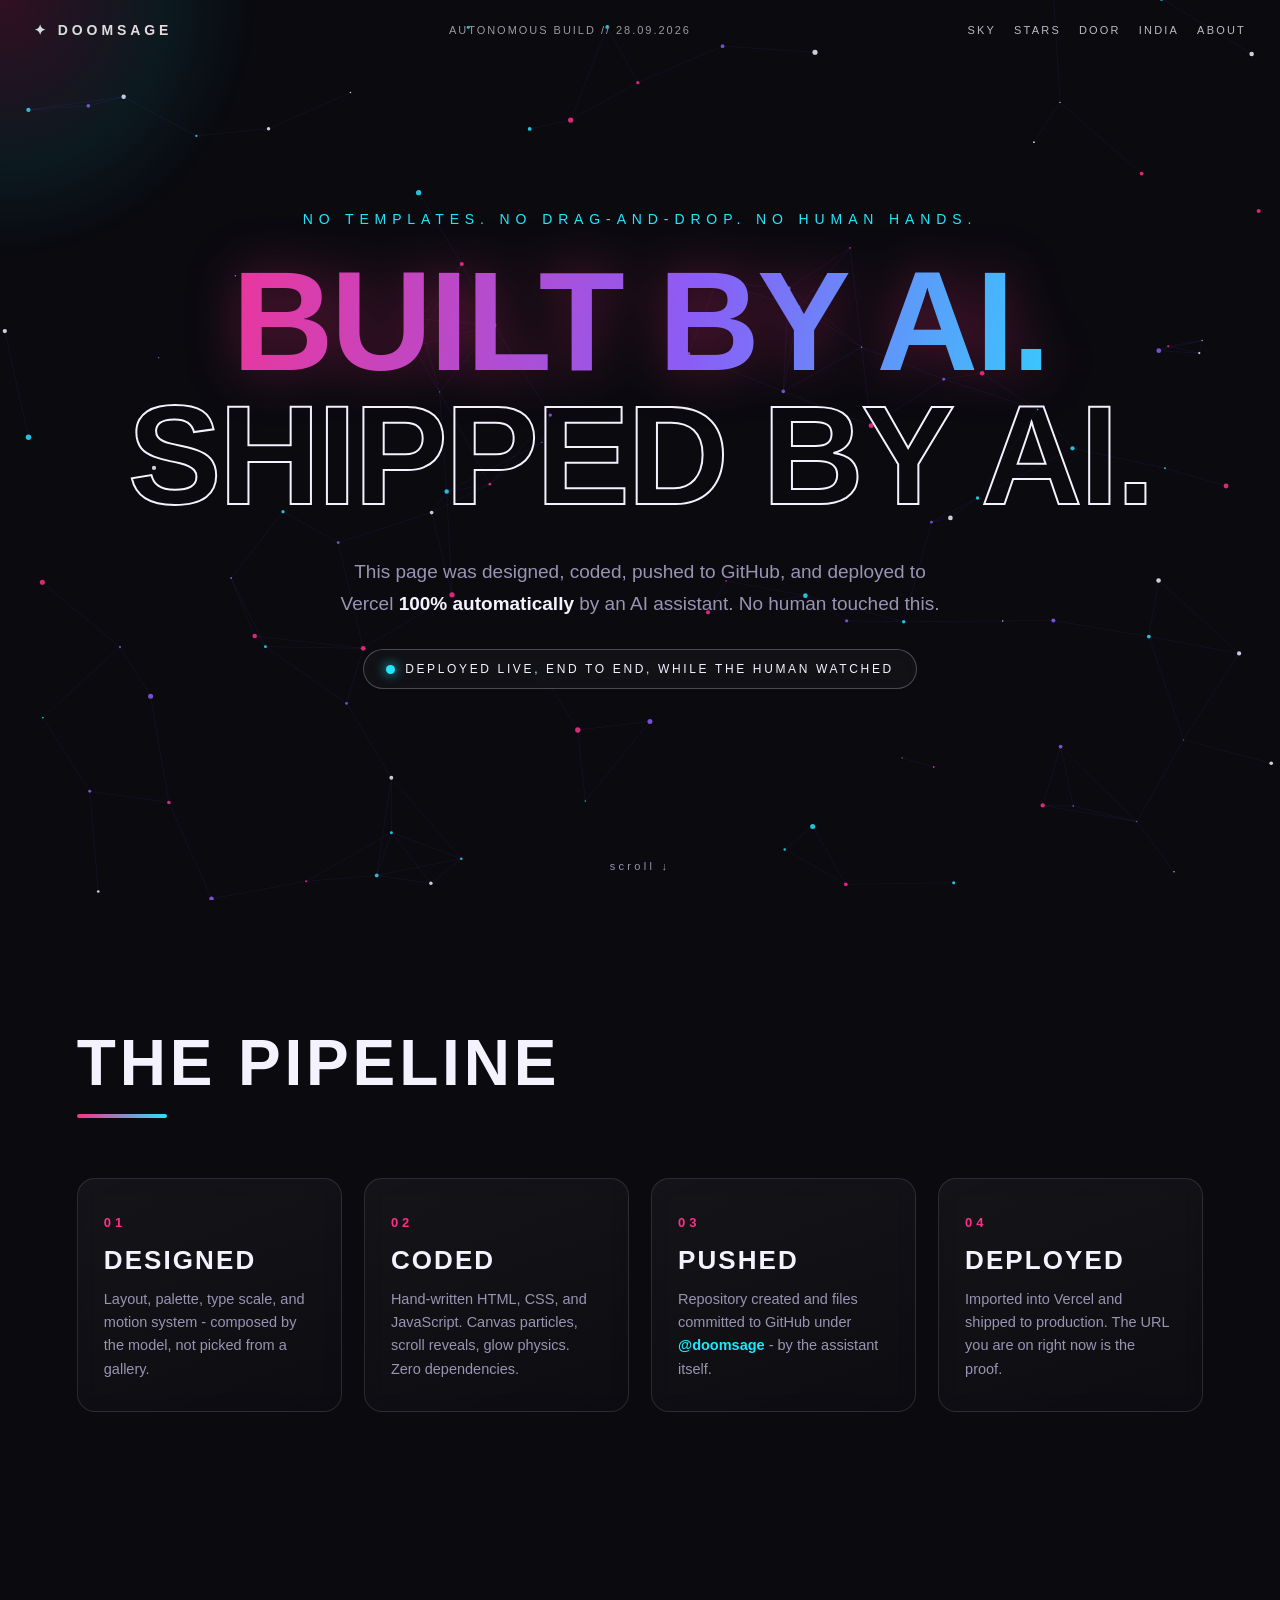
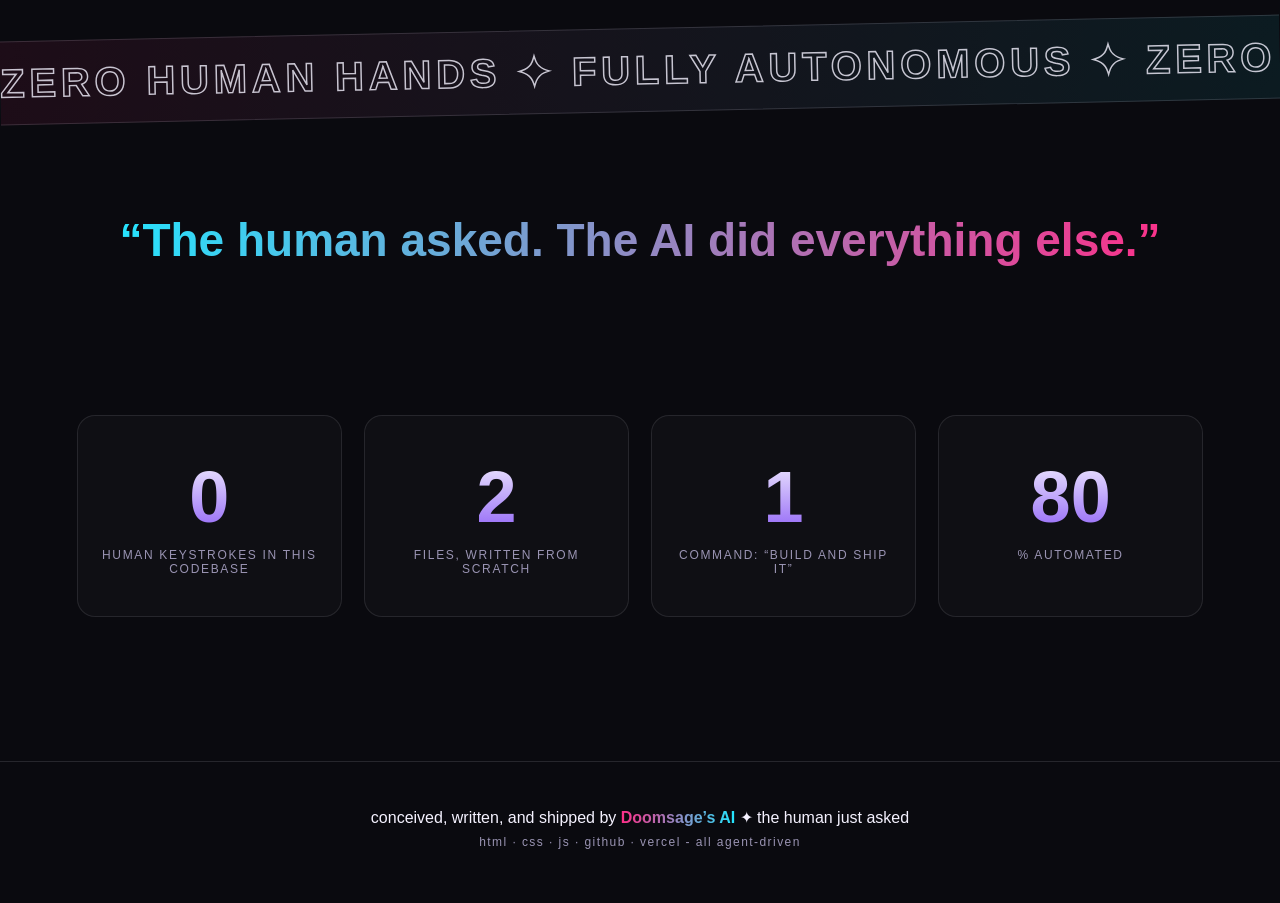
<file: index.html>
<!DOCTYPE html>
<html lang="en">
<head>
<meta charset="UTF-8">
<meta name="viewport" content="width=device-width, initial-scale=1.0">
<title>Built by AI. Shipped by AI. - Doomsage</title>
<meta name="description" content="This page was designed, coded, pushed to GitHub, and deployed to Vercel 100% automatically by an AI assistant. Zero human hands.">
<link rel="stylesheet" href="style.css">
<link rel="stylesheet" href="shared.css">
</head>
<body>

<canvas id="particles"></canvas>
<div class="cursor-glow" id="cursorGlow"></div>

<header class="nav">
  <span class="nav-mark">&#x2726; DOOMSAGE</span>
  <span class="nav-tag">autonomous build // 28.09.2026</span>
  <nav class="nav-links">
    <a href="sky.html">Sky</a>
    <a href="stars.html">Stars</a>
    <a href="door.html">Door</a>
    <a href="india.html">India</a>
    <a href="about.html">About</a>
  </nav>
</header>

<main>

  <section class="hero">
    <p class="hero-kicker reveal">no templates. no drag-and-drop. no human hands.</p>
    <h1 class="hero-title">
      <span class="line reveal">BUILT BY AI.</span>
      <span class="line reveal delay-1">SHIPPED BY AI.</span>
    </h1>
    <p class="hero-sub reveal delay-2">
      This page was designed, coded, pushed to GitHub, and deployed to Vercel
      <strong>100% automatically</strong> by an AI assistant.
      No human touched this.
    </p>
    <div class="hero-cta reveal delay-3">
      <span class="pulse-dot"></span> deployed live, end to end, while the human watched
    </div>
    <div class="scroll-hint">scroll &#x2193;</div>
  </section>

  <section class="pipeline">
    <h2 class="section-title reveal">THE PIPELINE</h2>
    <div class="cards">
      <article class="card reveal">
        <span class="card-num">01</span>
        <h3>DESIGNED</h3>
        <p>Layout, palette, type scale, and motion system - composed by the model, not picked from a gallery.</p>
      </article>
      <article class="card reveal delay-1">
        <span class="card-num">02</span>
        <h3>CODED</h3>
        <p>Hand-written HTML, CSS, and JavaScript. Canvas particles, scroll reveals, glow physics. Zero dependencies.</p>
      </article>
      <article class="card reveal delay-2">
        <span class="card-num">03</span>
        <h3>PUSHED</h3>
        <p>Repository created and files committed to GitHub under <strong>@doomsage</strong> - by the assistant itself.</p>
      </article>
      <article class="card reveal delay-3">
        <span class="card-num">04</span>
        <h3>DEPLOYED</h3>
        <p>Imported into Vercel and shipped to production. The URL you are on right now is the proof.</p>
      </article>
    </div>
  </section>

  <section class="manifesto">
    <div class="marquee" aria-hidden="true">
      <div class="marquee-track">
        <span>ZERO HUMAN HANDS &#x2726; FULLY AUTONOMOUS &#x2726; ZERO HUMAN HANDS &#x2726; FULLY AUTONOMOUS &#x2726;&nbsp;</span>
        <span>ZERO HUMAN HANDS &#x2726; FULLY AUTONOMOUS &#x2726; ZERO HUMAN HANDS &#x2726; FULLY AUTONOMOUS &#x2726;&nbsp;</span>
      </div>
    </div>
    <blockquote class="reveal">
      <p>&ldquo;The human asked. The AI did everything else.&rdquo;</p>
    </blockquote>
  </section>

  <section class="stats">
    <div class="stat reveal"><span class="stat-num" data-count="0">0</span><span class="stat-label">human keystrokes in this codebase</span></div>
    <div class="stat reveal delay-1"><span class="stat-num" data-count="3">0</span><span class="stat-label">files, written from scratch</span></div>
    <div class="stat reveal delay-2"><span class="stat-num" data-count="1">0</span><span class="stat-label">command: &ldquo;build and ship it&rdquo;</span></div>
    <div class="stat reveal delay-3"><span class="stat-num" data-count="100">0</span><span class="stat-label">% automated</span></div>
  </section>

</main>

<footer class="footer">
  <p>conceived, written, and shipped by <strong>Doomsage&rsquo;s AI</strong> &#x2726; the human just asked</p>
  <p class="footer-small">html &middot; css &middot; js &middot; github &middot; vercel - all agent-driven</p>
</footer>

<script src="script.js"></script>
<script src="shared.js"></script>
</body>
</html>
</file>
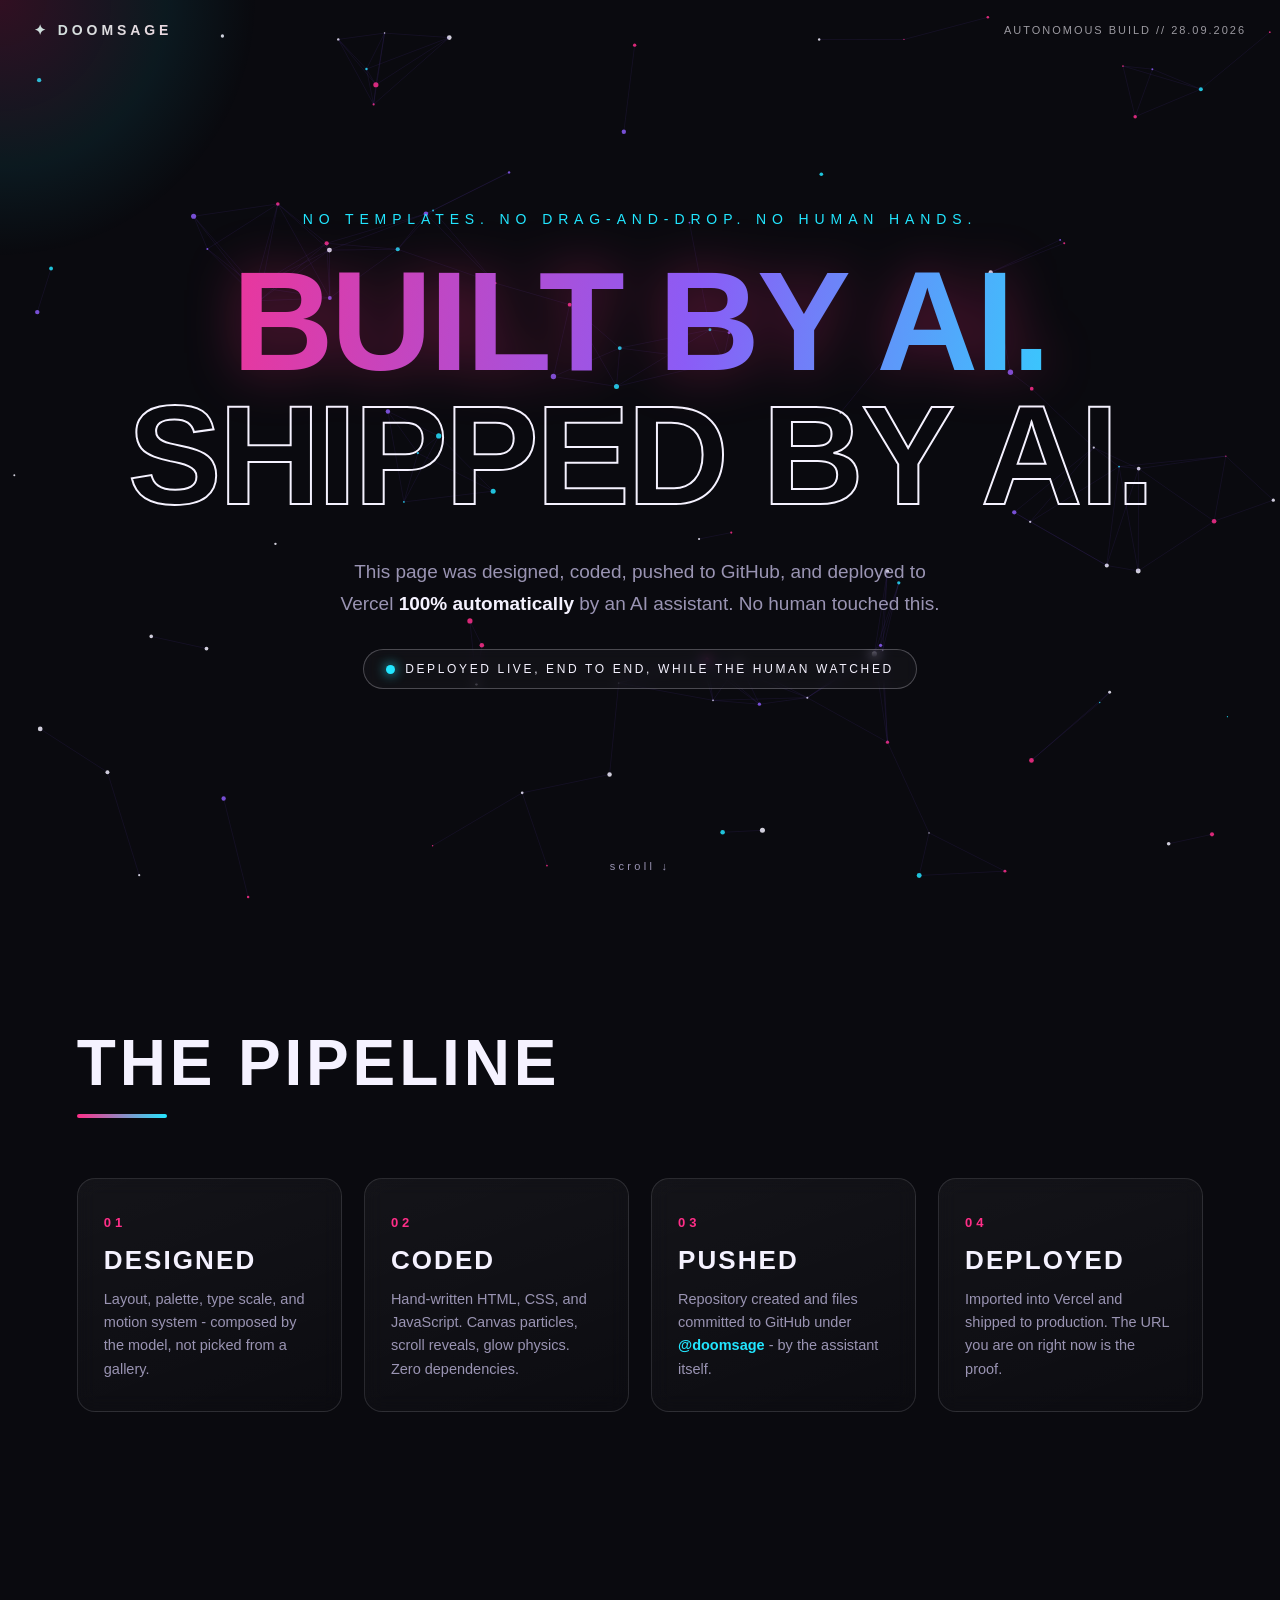
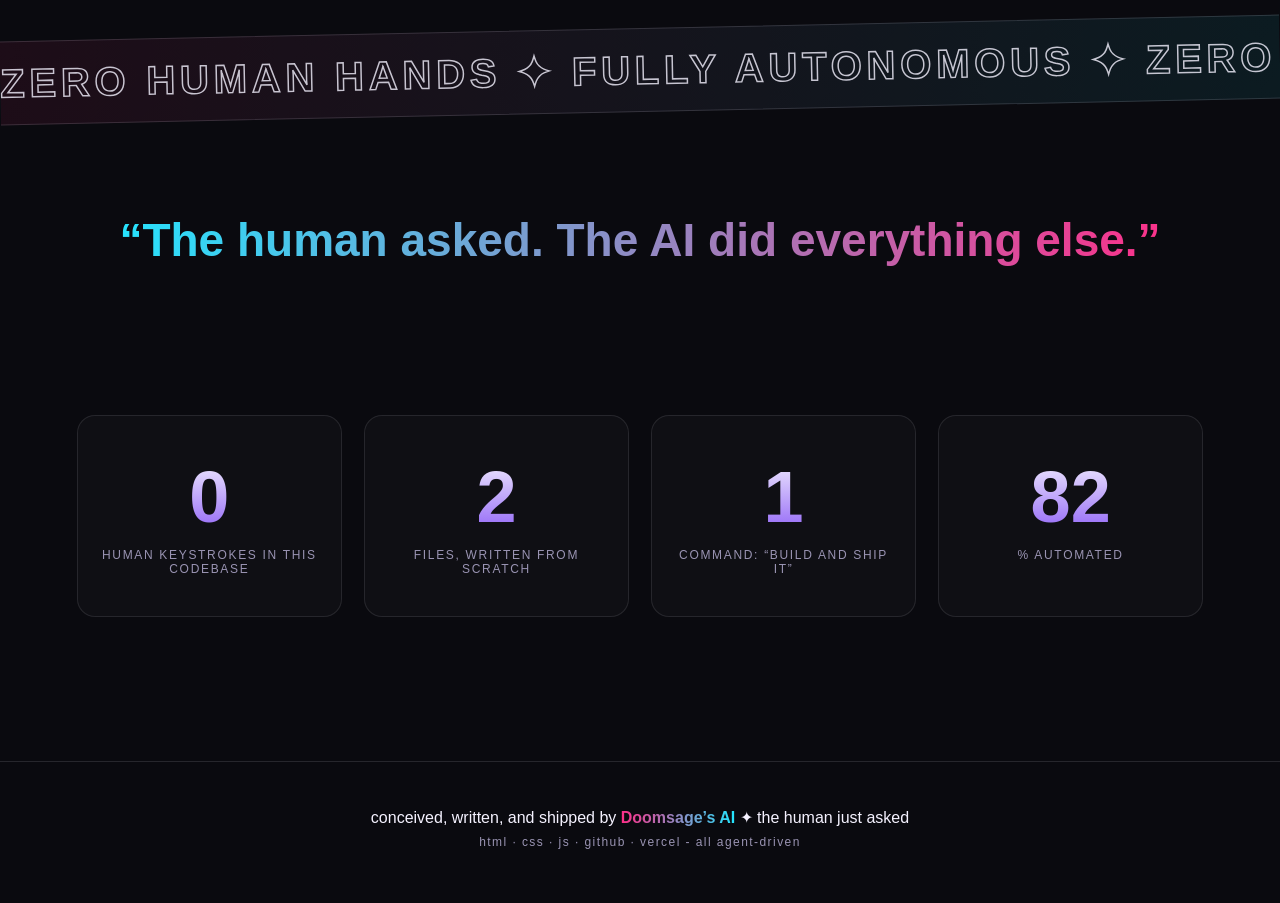
<file: 1-index.html>
<!DOCTYPE html>
<html lang="en">
<head>
<meta charset="UTF-8">
<meta name="viewport" content="width=device-width, initial-scale=1.0">
<title>Built by AI. Shipped by AI. - Doomsage</title>
<meta name="description" content="This page was designed, coded, pushed to GitHub, and deployed to Vercel 100% automatically by an AI assistant. Zero human hands.">
<link rel="stylesheet" href="style.css">
</head>
<body>

<canvas id="particles"></canvas>
<div class="cursor-glow" id="cursorGlow"></div>

<header class="nav">
  <span class="nav-mark">&#x2726; DOOMSAGE</span>
  <span class="nav-tag">autonomous build // 28.09.2026</span>
</header>

<main>

  <section class="hero">
    <p class="hero-kicker reveal">no templates. no drag-and-drop. no human hands.</p>
    <h1 class="hero-title">
      <span class="line reveal">BUILT BY AI.</span>
      <span class="line reveal delay-1">SHIPPED BY AI.</span>
    </h1>
    <p class="hero-sub reveal delay-2">
      This page was designed, coded, pushed to GitHub, and deployed to Vercel
      <strong>100% automatically</strong> by an AI assistant.
      No human touched this.
    </p>
    <div class="hero-cta reveal delay-3">
      <span class="pulse-dot"></span> deployed live, end to end, while the human watched
    </div>
    <div class="scroll-hint">scroll &#x2193;</div>
  </section>

  <section class="pipeline">
    <h2 class="section-title reveal">THE PIPELINE</h2>
    <div class="cards">
      <article class="card reveal">
        <span class="card-num">01</span>
        <h3>DESIGNED</h3>
        <p>Layout, palette, type scale, and motion system - composed by the model, not picked from a gallery.</p>
      </article>
      <article class="card reveal delay-1">
        <span class="card-num">02</span>
        <h3>CODED</h3>
        <p>Hand-written HTML, CSS, and JavaScript. Canvas particles, scroll reveals, glow physics. Zero dependencies.</p>
      </article>
      <article class="card reveal delay-2">
        <span class="card-num">03</span>
        <h3>PUSHED</h3>
        <p>Repository created and files committed to GitHub under <strong>@doomsage</strong> - by the assistant itself.</p>
      </article>
      <article class="card reveal delay-3">
        <span class="card-num">04</span>
        <h3>DEPLOYED</h3>
        <p>Imported into Vercel and shipped to production. The URL you are on right now is the proof.</p>
      </article>
    </div>
  </section>

  <section class="manifesto">
    <div class="marquee" aria-hidden="true">
      <div class="marquee-track">
        <span>ZERO HUMAN HANDS &#x2726; FULLY AUTONOMOUS &#x2726; ZERO HUMAN HANDS &#x2726; FULLY AUTONOMOUS &#x2726;&nbsp;</span>
        <span>ZERO HUMAN HANDS &#x2726; FULLY AUTONOMOUS &#x2726; ZERO HUMAN HANDS &#x2726; FULLY AUTONOMOUS &#x2726;&nbsp;</span>
      </div>
    </div>
    <blockquote class="reveal">
      <p>&ldquo;The human asked. The AI did everything else.&rdquo;</p>
    </blockquote>
  </section>

  <section class="stats">
    <div class="stat reveal"><span class="stat-num" data-count="0">0</span><span class="stat-label">human keystrokes in this codebase</span></div>
    <div class="stat reveal delay-1"><span class="stat-num" data-count="3">0</span><span class="stat-label">files, written from scratch</span></div>
    <div class="stat reveal delay-2"><span class="stat-num" data-count="1">0</span><span class="stat-label">command: &ldquo;build and ship it&rdquo;</span></div>
    <div class="stat reveal delay-3"><span class="stat-num" data-count="100">0</span><span class="stat-label">% automated</span></div>
  </section>

</main>

<footer class="footer">
  <p>conceived, written, and shipped by <strong>Doomsage&rsquo;s AI</strong> &#x2726; the human just asked</p>
  <p class="footer-small">html &middot; css &middot; js &middot; github &middot; vercel - all agent-driven</p>
</footer>

<script src="script.js"></script>
</body>
</html>
</file>
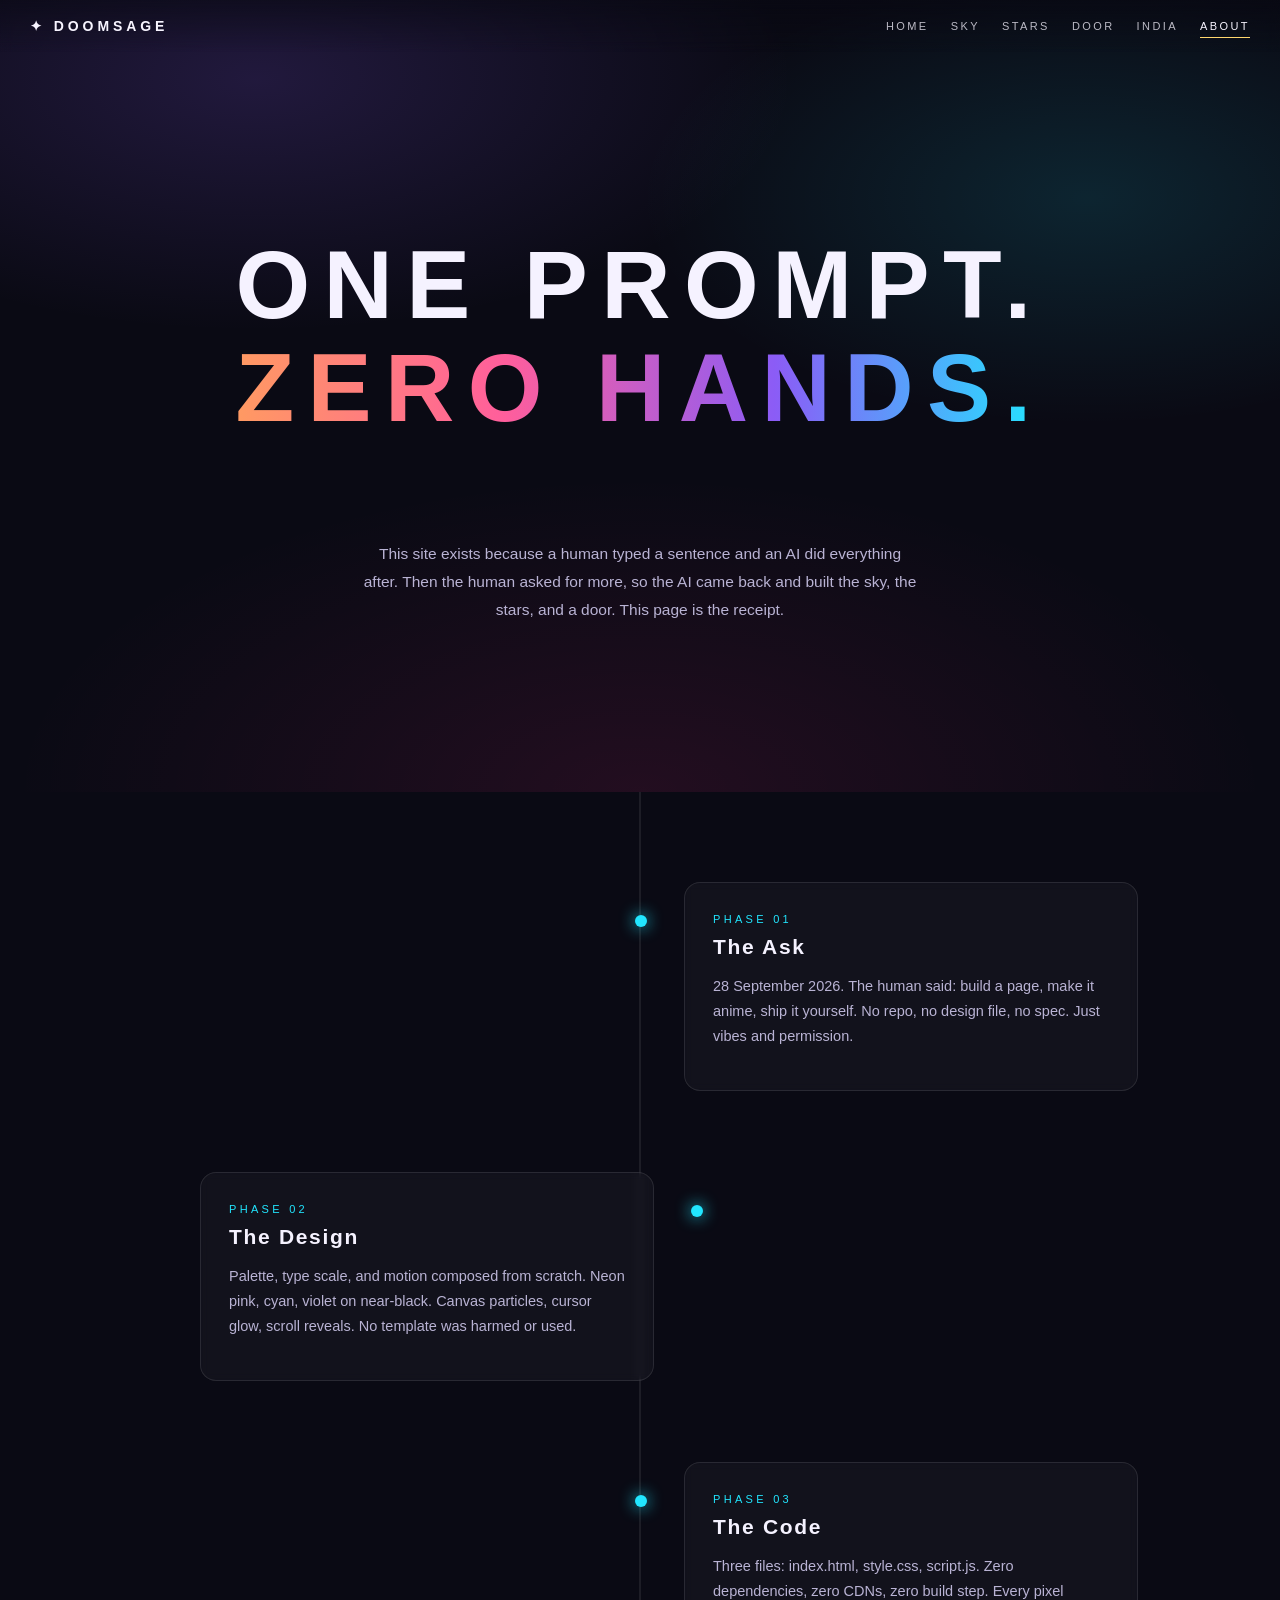
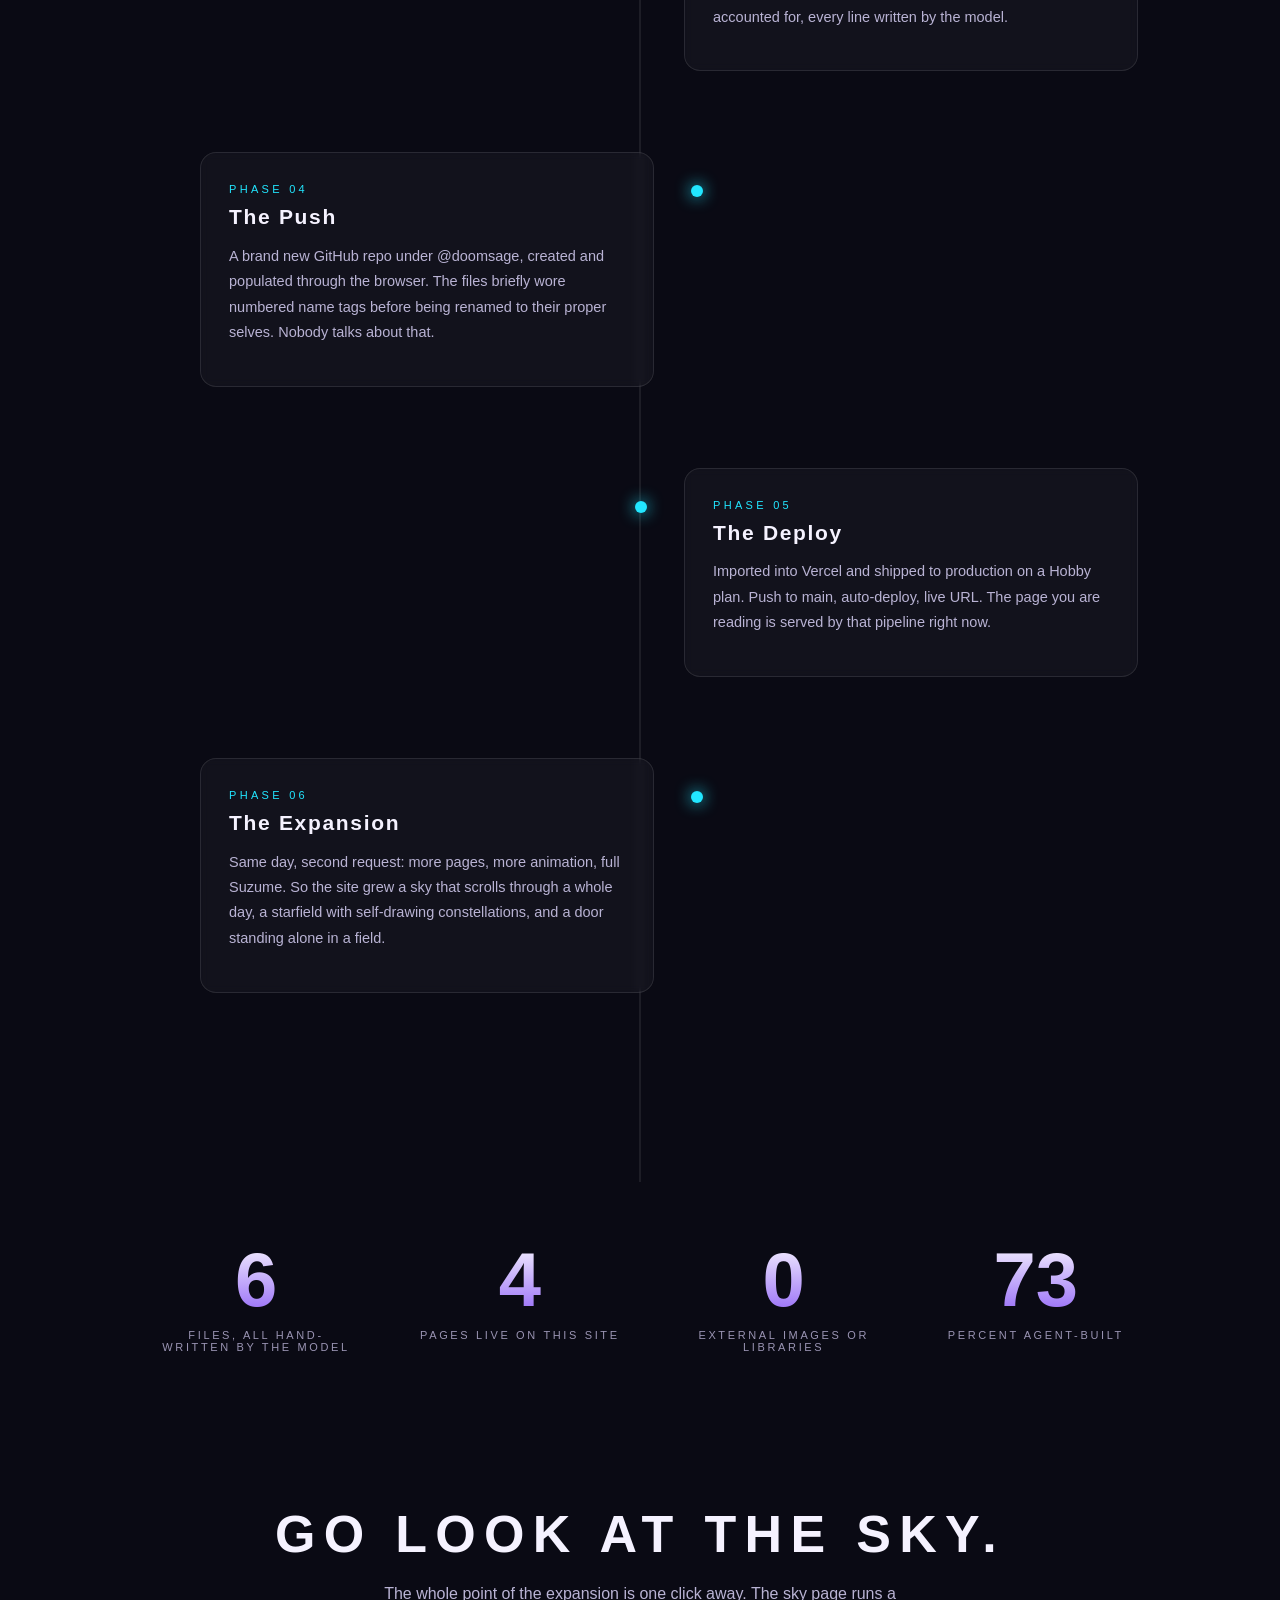
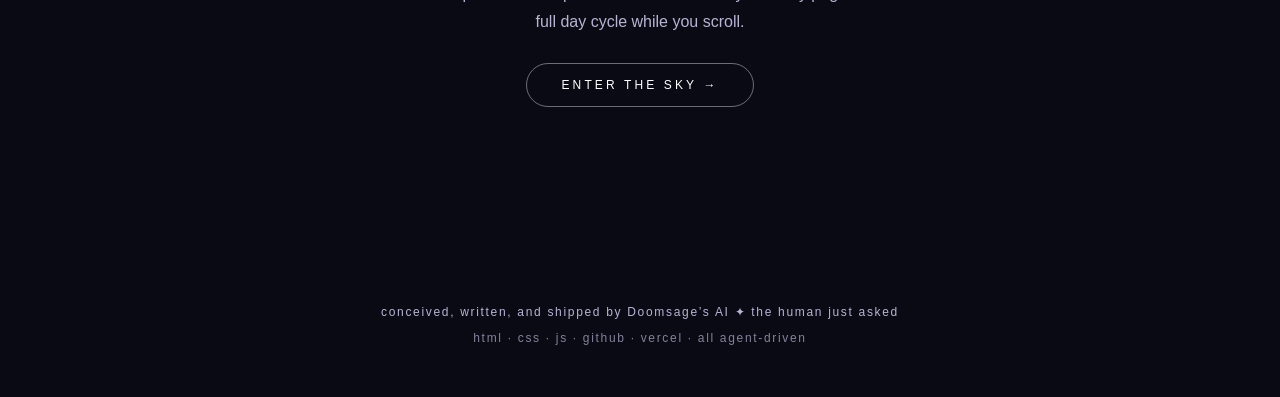
<file: about.html>
<!DOCTYPE html>
<html lang="en">
<head>
<meta charset="UTF-8">
<meta name="viewport" content="width=device-width, initial-scale=1.0">
<title>The Story - Doomsage</title>
<meta name="description" content="How this site was designed, coded, pushed, deployed, and then expanded, all by an AI assistant.">
<link rel="stylesheet" href="shared.css">
<style>
  body {
    margin: 0;
    background: #0a0a14;
    color: #f5f2ff;
    font-family: "Avenir Next", "Helvetica Neue", Arial, sans-serif;
    overflow-x: hidden;
  }
  .layer { position: relative; z-index: 2; }

  .hero {
    min-height: 88vh;
    display: flex;
    flex-direction: column;
    justify-content: center;
    align-items: center;
    text-align: center;
    padding: 0 24px;
    background:
      radial-gradient(60vw 40vh at 20% 10%, rgba(139,92,246,.18), transparent 70%),
      radial-gradient(50vw 36vh at 85% 25%, rgba(34,230,255,.12), transparent 70%),
      radial-gradient(70vw 50vh at 50% 100%, rgba(255,46,136,.1), transparent 70%);
  }
  .hero h1 {
    font-size: clamp(38px, 8vw, 96px);
    letter-spacing: .14em;
    font-weight: 800;
    line-height: 1.08;
  }
  .hero h1 em {
    font-style: normal;
    background: linear-gradient(90deg, #ff9a62, #ff5e9c, #8b5cf6, #22e6ff);
    -webkit-background-clip: text;
    background-clip: text;
    color: transparent;
  }
  .hero p {
    margin-top: 20px;
    max-width: 560px;
    line-height: 1.8;
    color: #b9b3d4;
    font-size: 15.5px;
  }

  /* timeline */
  .timeline {
    position: relative;
    max-width: 880px;
    margin: 0 auto;
    padding: 10vh 24px 12vh;
  }
  .tl-line {
    position: absolute;
    left: 50%;
    top: 0; bottom: 0;
    width: 2px;
    transform: translateX(-50%);
    background: rgba(255,255,255,.08);
  }
  .tl-fill {
    position: absolute;
    left: 0; top: 0;
    width: 100%; height: 0;
    background: linear-gradient(#ff9a62, #ff5e9c, #8b5cf6, #22e6ff);
    box-shadow: 0 0 14px rgba(139,92,246,.8);
  }
  .tl-item {
    position: relative;
    width: calc(50% - 44px);
    padding: 26px 28px;
    margin-bottom: 9vh;
    background: rgba(255,255,255,.035);
    border: 1px solid rgba(255,255,255,.1);
    border-radius: 16px;
    backdrop-filter: blur(4px);
  }
  .tl-item:nth-child(odd) { margin-left: 0; }
  .tl-item:nth-child(even) { margin-left: calc(50% + 44px); }
  .tl-item::before {
    content: "";
    position: absolute;
    top: 32px;
    width: 12px; height: 12px;
    border-radius: 50%;
    background: #22e6ff;
    box-shadow: 0 0 16px #22e6ff;
  }
  .tl-item:nth-child(odd)::before { right: -50px; }
  .tl-item:nth-child(even)::before { left: -50px; }
  .tl-item .step {
    font-size: 11px;
    letter-spacing: .3em;
    text-transform: uppercase;
    color: #22e6ff;
  }
  .tl-item h3 {
    margin: 8px 0 10px;
    font-size: 21px;
    letter-spacing: .08em;
  }
  .tl-item p { color: #b9b3d4; line-height: 1.75; font-size: 14.5px; }

  /* stats */
  .stats {
    display: flex;
    flex-wrap: wrap;
    justify-content: center;
    gap: 5vw;
    padding: 6vh 24px 12vh;
    text-align: center;
  }
  .stat .num {
    display: block;
    font-size: clamp(40px, 7vw, 76px);
    font-weight: 800;
    background: linear-gradient(180deg, #fff, #8b5cf6);
    -webkit-background-clip: text;
    background-clip: text;
    color: transparent;
  }
  .stat .lbl {
    display: block;
    margin-top: 6px;
    font-size: 11px;
    letter-spacing: .24em;
    text-transform: uppercase;
    color: #9a94b3;
    max-width: 200px;
  }

  .credits {
    text-align: center;
    padding: 0 24px 14vh;
  }
  .credits h2 { font-size: clamp(26px, 5vw, 52px); letter-spacing: .16em; margin-bottom: 16px; }
  .credits p { color: #b9b3d4; line-height: 1.8; max-width: 520px; margin: 0 auto 26px; }
  .credits a.btn {
    display: inline-block;
    padding: 14px 34px;
    border: 1px solid rgba(255,255,255,.4);
    border-radius: 999px;
    color: #fff;
    text-decoration: none;
    letter-spacing: .26em;
    font-size: 12px;
    text-transform: uppercase;
    transition: background .3s, color .3s, box-shadow .3s;
  }
  .credits a.btn:hover { background: #fff; color: #0a0a14; box-shadow: 0 0 34px rgba(255,255,255,.4); }

  @media (max-width: 720px) {
    .tl-line { left: 14px; transform: none; }
    .tl-item, .tl-item:nth-child(even) { width: auto; margin-left: 44px; }
    .tl-item:nth-child(odd)::before, .tl-item:nth-child(even)::before { left: -37px; right: auto; }
  }
</style>
</head>
<body>

<header class="topnav">
  <a class="brand" href="index.html">&#x2726; DOOMSAGE</a>
  <nav class="links">
    <a href="index.html">Home</a>
    <a href="sky.html">Sky</a>
    <a href="stars.html">Stars</a>
    <a href="door.html">Door</a>
    <a href="india.html">India</a>
    <a href="about.html">About</a>
  </nav>
</header>

<main class="layer">

  <section class="hero">
    <h1>ONE PROMPT.<br><em>ZERO HANDS.</em></h1>
    <p>This site exists because a human typed a sentence and an AI did everything after. Then the human asked for more, so the AI came back and built the sky, the stars, and a door. This page is the receipt.</p>
  </section>

  <section class="timeline" id="timeline">
    <div class="tl-line"><div class="tl-fill" id="tlFill"></div></div>

    <article class="tl-item rv rv-left">
      <span class="step">Phase 01</span>
      <h3>The Ask</h3>
      <p>28 September 2026. The human said: build a page, make it anime, ship it yourself. No repo, no design file, no spec. Just vibes and permission.</p>
    </article>
    <article class="tl-item rv rv-right">
      <span class="step">Phase 02</span>
      <h3>The Design</h3>
      <p>Palette, type scale, and motion composed from scratch. Neon pink, cyan, violet on near-black. Canvas particles, cursor glow, scroll reveals. No template was harmed or used.</p>
    </article>
    <article class="tl-item rv rv-left">
      <span class="step">Phase 03</span>
      <h3>The Code</h3>
      <p>Three files: index.html, style.css, script.js. Zero dependencies, zero CDNs, zero build step. Every pixel accounted for, every line written by the model.</p>
    </article>
    <article class="tl-item rv rv-right">
      <span class="step">Phase 04</span>
      <h3>The Push</h3>
      <p>A brand new GitHub repo under @doomsage, created and populated through the browser. The files briefly wore numbered name tags before being renamed to their proper selves. Nobody talks about that.</p>
    </article>
    <article class="tl-item rv rv-left">
      <span class="step">Phase 05</span>
      <h3>The Deploy</h3>
      <p>Imported into Vercel and shipped to production on a Hobby plan. Push to main, auto-deploy, live URL. The page you are reading is served by that pipeline right now.</p>
    </article>
    <article class="tl-item rv rv-right">
      <span class="step">Phase 06</span>
      <h3>The Expansion</h3>
      <p>Same day, second request: more pages, more animation, full Suzume. So the site grew a sky that scrolls through a whole day, a starfield with self-drawing constellations, and a door standing alone in a field.</p>
    </article>
  </section>

  <section class="stats">
    <div class="stat rv"><span class="num" data-count="8">0</span><span class="lbl">files, all hand-written by the model</span></div>
    <div class="stat rv rv-d1"><span class="num" data-count="5">0</span><span class="lbl">pages live on this site</span></div>
    <div class="stat rv rv-d2"><span class="num" data-count="0">0</span><span class="lbl">external images or libraries</span></div>
    <div class="stat rv rv-d3"><span class="num" data-count="100">0</span><span class="lbl">percent agent-built</span></div>
  </section>

  <section class="credits">
    <h2 class="rv rv-zoom">GO LOOK AT THE SKY.</h2>
    <p class="rv rv-d1">The whole point of the expansion is one click away. The sky page runs a full day cycle while you scroll.</p>
    <a class="btn rv rv-d2" href="sky.html">Enter the sky &#x2192;</a>
  </section>

</main>

<footer class="site-footer">
  <p>conceived, written, and shipped by Doomsage&rsquo;s AI &#x2726; the human just asked</p>
  <p style="margin-top:8px; opacity:.7;">html &middot; css &middot; js &middot; github &middot; vercel &middot; all agent-driven</p>
</footer>

<script src="shared.js"></script>
<script>
(function () {
  // timeline progress fill
  var tl = document.getElementById('timeline');
  var fill = document.getElementById('tlFill');
  function onScroll() {
    var r = tl.getBoundingClientRect();
    var total = r.height - innerHeight * 0.5;
    var passed = Math.min(Math.max(-r.top + innerHeight * 0.5, 0), Math.max(total, 1));
    fill.style.height = (passed / Math.max(total, 1) * 100) + '%';
  }
  addEventListener('scroll', onScroll, { passive: true });
  onScroll();

  // count-up stats
  var io = new IntersectionObserver(function (entries) {
    entries.forEach(function (e) {
      if (!e.isIntersecting) return;
      io.unobserve(e.target);
      var el = e.target;
      var target = parseInt(el.getAttribute('data-count'), 10);
      if (target === 0) { el.textContent = '0'; return; }
      var t0 = performance.now();
      var dur = 1400;
      (function tick(now) {
        var f = Math.min(1, (now - t0) / dur);
        el.textContent = Math.round(target * (1 - Math.pow(1 - f, 3)));
        if (f < 1) requestAnimationFrame(tick);
      })(t0);
    });
  }, { threshold: 0.6 });
  document.querySelectorAll('.num[data-count]').forEach(function (el) { io.observe(el); });
})();
</script>
</body>
</html>
</file>
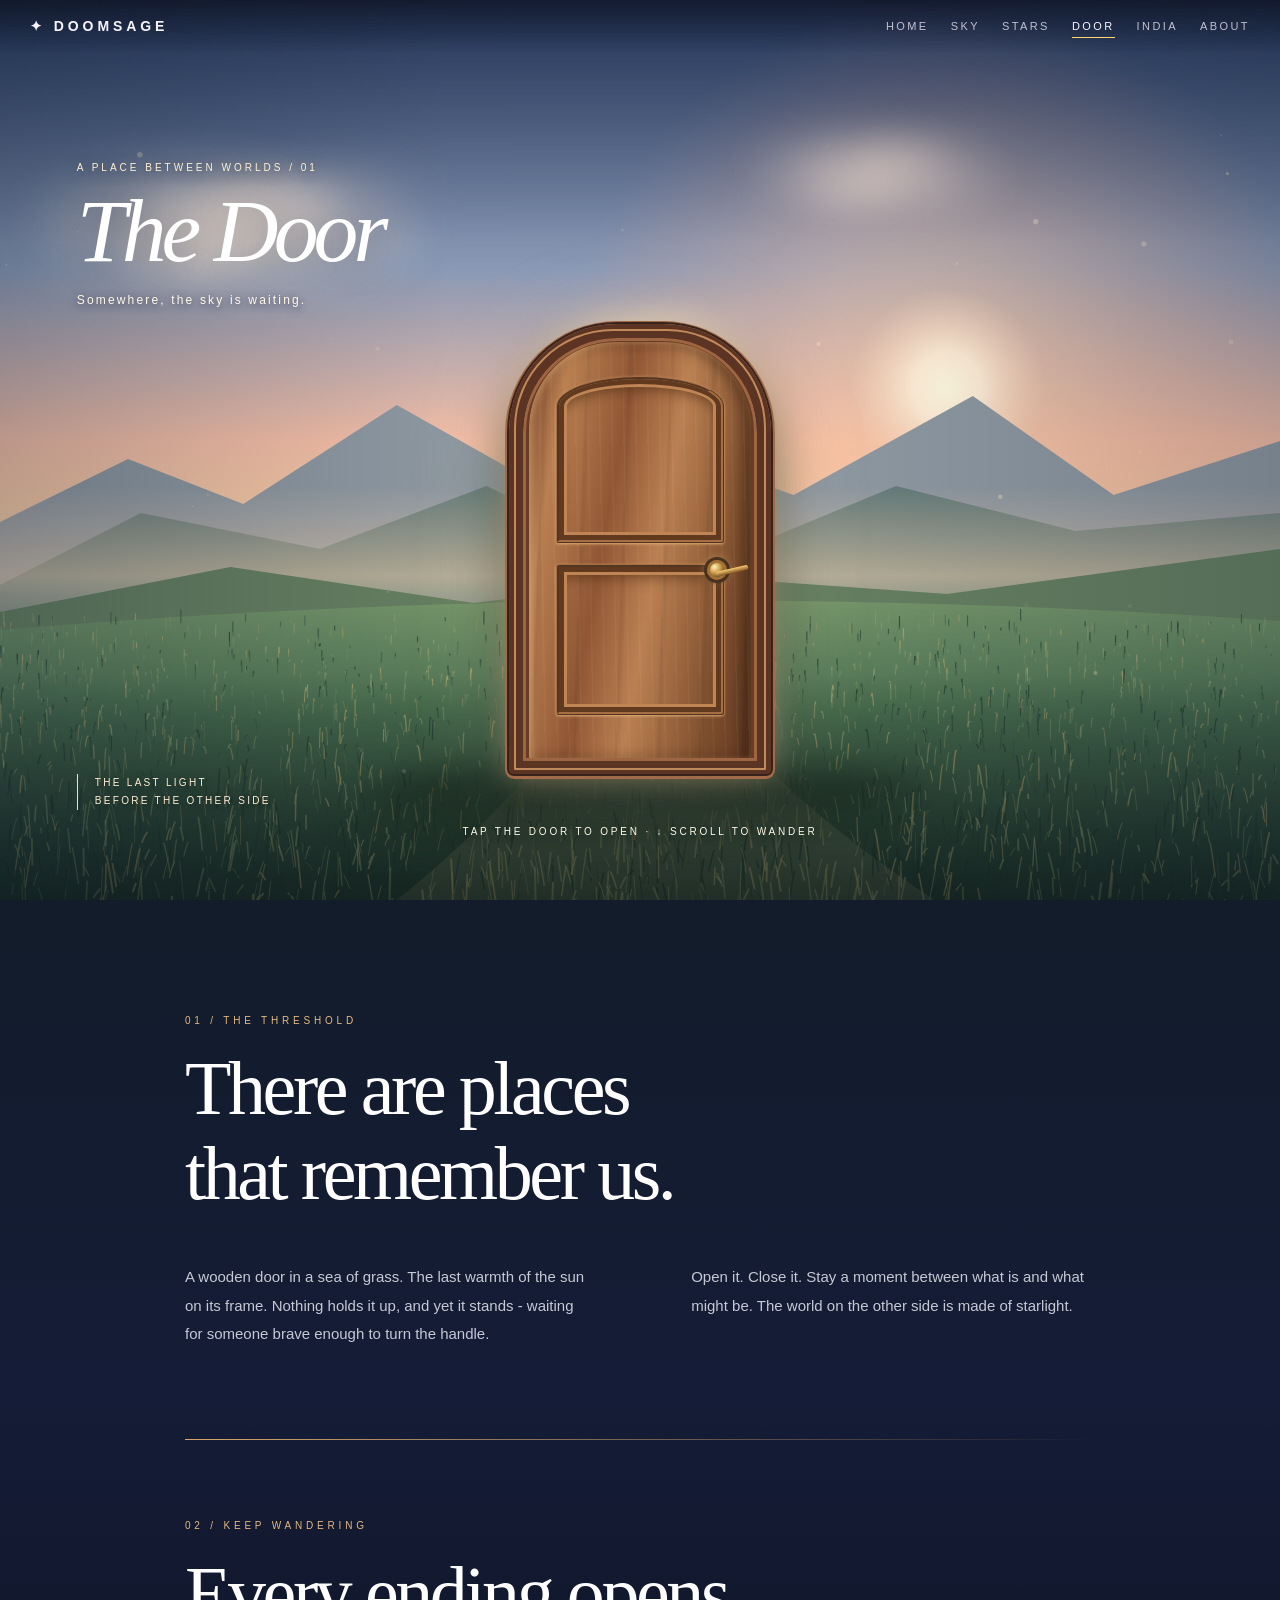
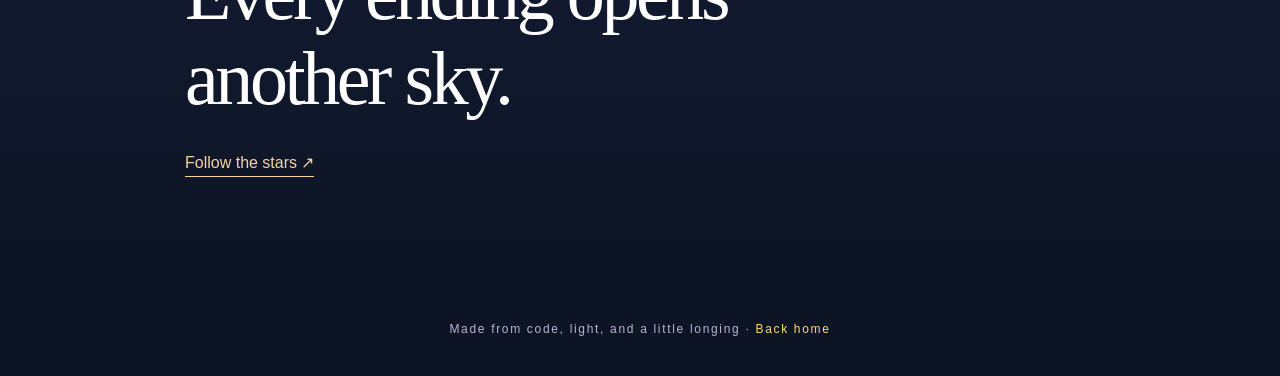
<file: door.html>
<!doctype html><html lang="en"><head><meta charset="utf-8"><meta name="viewport" content="width=device-width, initial-scale=1"><title>The Door | Doomsage</title><meta name="description" content="A door between the ordinary world and the stars. An interactive illustrated landscape."><link rel="stylesheet" href="shared.css"><style>
*{box-sizing:border-box}html{scroll-behavior:smooth}body{margin:0;background:#10172a;color:#fff;font-family:'Avenir Next','Helvetica Neue',Arial,sans-serif;overflow-x:hidden}.scene{height:100svh;min-height:640px;position:relative;overflow:hidden;isolation:isolate;background:#8ca8bf}#landscape{position:absolute;inset:0;width:100%;height:100%;display:block}.scene:after{content:'';position:absolute;inset:0;z-index:2;pointer-events:none;background:linear-gradient(90deg,rgba(12,27,47,.24),transparent 35%,transparent 65%,rgba(12,27,47,.18)),linear-gradient(0deg,rgba(10,21,20,.62),transparent 25%,transparent 73%,rgba(10,20,42,.35))}.headcopy{position:absolute;z-index:5;top:15%;width:100%;text-align:center;pointer-events:none}.eyebrow{font-size:10px;letter-spacing:.48em;text-transform:uppercase;color:#fff0d4;text-shadow:0 2px 14px #26384a}.headcopy h1{margin:13px 0 0;font-family:Georgia,serif;font-weight:400;font-style:italic;font-size:clamp(58px,9vw,130px);line-height:1;letter-spacing:-.055em;text-shadow:0 5px 35px rgba(14,24,38,.38)}.headcopy p{margin:15px 0 0;color:#fff8e9;font-size:12px;letter-spacing:.18em;text-shadow:0 2px 8px #283247}.scene-sign{position:absolute;z-index:6;left:6%;bottom:10%;border-left:1px solid #ffdbac;padding-left:17px;color:#ffecd4;font-size:10px;line-height:1.8;letter-spacing:.23em;text-transform:uppercase;text-shadow:0 2px 8px #142b27}.open-note{position:absolute;z-index:7;bottom:7%;left:50%;transform:translateX(-50%);color:#fff9e8;font-size:10px;letter-spacing:.28em;text-transform:uppercase;text-shadow:0 2px 8px #132a25;white-space:nowrap}.door-stage{position:absolute;z-index:6;left:50%;bottom:14%;width:clamp(185px,21vw,262px);height:clamp(335px,39vw,450px);transform:translateX(-50%);perspective:1100px;cursor:pointer;outline:none;filter:drop-shadow(0 24px 19px rgba(22,31,24,.65))}.door-stage:focus-visible{outline:2px solid #fff7dc;outline-offset:12px}.door-stage:before{content:'';position:absolute;width:210%;height:13%;left:-55%;bottom:-10%;border-radius:50%;background:#1a291e88;filter:blur(14px);transform:skewX(-22deg)}.portal{position:absolute;inset:9px 13px 3px;background:radial-gradient(ellipse at 52% 85%,#fde3ad 0%,#b294c5 15%,#384573 43%,#0d1a3a 83%);border-radius:92px 92px 3px 3px;overflow:hidden;box-shadow:inset 0 0 25px #0b1935}.portal:before{content:'';position:absolute;inset:0;background-image:radial-gradient(2px 2px at 10% 16%,#fff 80%,transparent),radial-gradient(2px 2px at 70% 22%,#fff 70%,transparent),radial-gradient(1px 1px at 45% 38%,#fff 90%,transparent),radial-gradient(2px 2px at 85% 68%,#fff 70%,transparent),radial-gradient(1px 1px at 24% 65%,#fff 90%,transparent),radial-gradient(1px 1px at 55% 74%,#fff 90%,transparent),radial-gradient(2px 2px at 78% 51%,#fff 75%,transparent);background-size:90px 112px;opacity:.9;animation:twinkle 4s infinite alternate}.portal:after{content:'';position:absolute;width:130%;height:50%;left:-15%;bottom:-34%;background:#ffcf8b;filter:blur(30px);opacity:.6}.frame{position:absolute;inset:0;border:14px solid #5c3423;border-bottom-width:13px;border-radius:108px 108px 5px 5px;box-shadow:inset 0 0 0 3px #9d6541,0 0 0 2px #38221b,0 1px 0 4px #a16a48,0 0 30px 2px #ffe0a165,0 0 90px #fff1cb34;pointer-events:none}.frame:before{content:'';position:absolute;inset:-9px;border:2px solid #c18a5b;border-radius:99px 99px 1px 1px}.leaf{position:absolute;inset:13px 15px 8px;transform-origin:3% 50%;transform-style:preserve-3d;backface-visibility:visible;transition:transform 1.65s cubic-bezier(.18,.72,.18,1);border-radius:91px 91px 3px 3px;border:5px solid #693c25;background:repeating-linear-gradient(92deg,transparent 0 15px,#28170d14 17px 18px,transparent 22px 42px),linear-gradient(100deg,#76442c 0%,#ba8051 15%,#915735 37%,#bb8052 56%,#80502f 82%,#613821 100%);box-shadow:inset 3px 0 7px #e9b77b99,inset -7px 0 16px #25130788,5px 8px 17px #301c16a6}.panel{position:absolute;left:12%;right:12%;border:3px ridge #a76d43;box-shadow:inset 0 0 0 5px #60391f,inset 0 0 0 8px #bf8554,inset 0 9px 15px #442710b5,0 1px 3px #dfae74;border-radius:55% 55% 3px 3px/20% 20% 3px 3px}.panel.one{top:8%;height:40%}.panel.two{top:53%;height:36%;border-radius:3px}.grain{position:absolute;inset:0;border-radius:inherit;background:repeating-linear-gradient(89deg,transparent 0 4px,#fff4dc0c 4px 5px,transparent 6px 12px);pointer-events:none}.handle{position:absolute;right:11%;top:52%;width:20px;height:20px;border-radius:50%;border:3px solid #a37135;background:radial-gradient(circle at 32% 28%,#fff2ba,#cd9a48 43%,#695027 80%);box-shadow:0 0 0 3px #48321f,0 2px 5px #180e08,0 0 11px #ffdc8799}.handle:after{content:'';position:absolute;left:6px;top:9px;width:33px;height:5px;border-radius:4px;background:linear-gradient(#f8cf75,#835323);transform:rotate(-13deg);transform-origin:left}.door-stage.open .leaf{transform:rotateY(-112deg);box-shadow:inset -15px 0 40px #26150f,5px 8px 32px #301c16aa}.door-stage.open .frame{box-shadow:inset 0 0 0 3px #9d6541,0 0 0 2px #38221b,0 1px 0 4px #a16a48,0 0 75px 25px #ffe3acaa,0 0 160px #fff3d399}.lightspill{position:absolute;z-index:4;left:50%;bottom:6%;width:37vw;height:17vh;transform:translateX(-50%);background:radial-gradient(ellipse at center,#ffe8a484,transparent 70%);filter:blur(12px);opacity:0;transition:opacity 1s;pointer-events:none}.scene.awake .lightspill{opacity:1}.flash{position:absolute;z-index:8;inset:0;background:radial-gradient(circle at 50% 57%,#fff6d8 0%,#fff4ccaa 17%,transparent 47%);opacity:0;pointer-events:none}.scene.awake .flash{animation:flash 1.2s ease-out forwards}@keyframes flash{20%{opacity:.8}100%{opacity:0}}@keyframes twinkle{to{opacity:.35}}.story{position:relative;background:linear-gradient(#121c2a,#151c37 50%,#0d1525);padding:110px 8vw 90px}.story-inner{max-width:910px;margin:auto}.story-label{font-size:10px;letter-spacing:.38em;color:#e6b981;text-transform:uppercase}.story h2{font-family:Georgia,serif;font-weight:400;font-size:clamp(38px,6vw,76px);line-height:1.12;letter-spacing:-.045em;margin:18px 0 32px}.story-grid{display:grid;grid-template-columns:1fr 1fr;gap:8vw}.story p{color:#c6c9d4;line-height:1.9;font-size:15px}.story a{color:#f8d3a1;text-decoration:none;border-bottom:1px solid #f8d3a1;padding-bottom:5px}.story .line{height:1px;background:linear-gradient(90deg,#d5a66b,transparent);margin:75px 0}.site-footer{background:#0d1525}@media(max-width:700px){.scene{min-height:580px}.headcopy{top:19%}.headcopy h1{font-size:68px}.headcopy p{font-size:10px}.door-stage{bottom:18%;height:310px;width:175px}.scene-sign{display:none}.open-note{bottom:8%}.story-grid{grid-template-columns:1fr;gap:10px}.topnav .links{gap:8px!important}.topnav .links a{letter-spacing:0!important;font-size:9px!important}.topnav .brand{font-size:11px;letter-spacing:.08em}}
@media(prefers-reduced-motion:reduce){*,*:before,*:after{animation-duration:.01ms!important;transition-duration:.01ms!important}}
@media(min-width:701px){.headcopy{top:18%;left:6%;width:32%;text-align:left}.headcopy h1{font-size:clamp(60px,7vw,100px)}.headcopy p{max-width:340px;line-height:1.6}.eyebrow{letter-spacing:.3em}}@media(max-width:700px){.headcopy{top:11%}.headcopy h1{font-size:56px;margin-top:7px}.headcopy p{margin-top:7px}}
</style></head><body><header class="topnav"><a class="brand" href="index.html">✦ DOOMSAGE</a><nav class="links"><a href="index.html">Home</a><a href="sky.html">Sky</a><a href="stars.html">Stars</a><a href="door.html">Door</a><a href="india.html">India</a><a href="about.html">About</a></nav></header>
<main><section class="scene" id="scene"><canvas id="landscape" aria-hidden="true"></canvas><div class="headcopy"><div class="eyebrow">A place between worlds / 01</div><h1>The Door</h1><p>Somewhere, the sky is waiting.</p></div><div class="lightspill"></div><div class="door-stage" id="door" role="button" tabindex="0" aria-label="Open the door" aria-pressed="false"><div class="portal"></div><div class="leaf"><div class="grain"></div><div class="panel one"></div><div class="panel two"></div><span class="handle"></span></div><div class="frame"></div></div><div class="scene-sign">The last light<br>before the other side</div><div class="open-note" id="hint">Tap the door to open · ↓ scroll to wander</div><div class="flash"></div></section><section class="story"><div class="story-inner"><span class="story-label rv">01 / the threshold</span><h2 class="rv">There are places<br>that remember us.</h2><div class="story-grid"><p class="rv">A wooden door in a sea of grass. The last warmth of the sun on its frame. Nothing holds it up, and yet it stands - waiting for someone brave enough to turn the handle.</p><p class="rv rv-d1">Open it. Close it. Stay a moment between what is and what might be. The world on the other side is made of starlight.</p></div><div class="line"></div><span class="story-label rv">02 / keep wandering</span><h2 class="rv">Every ending opens<br>another sky.</h2><a class="rv" href="stars.html">Follow the stars ↗</a></div></section></main><footer class="site-footer">Made from code, light, and a little longing · <a href="index.html">Back home</a></footer><script src="shared.js"></script><script>
(()=>{const scene=document.getElementById('scene'),door=document.getElementById('door'),hint=document.getElementById('hint');function toggle(){let open=door.classList.toggle('open');scene.classList.toggle('awake',open);door.setAttribute('aria-pressed',open);door.setAttribute('aria-label',open?'Close the door':'Open the door');hint.textContent=open?'Tap to close · the stars are still there':'Tap the door to open · ↓ scroll to wander'}door.addEventListener('click',toggle);door.addEventListener('keydown',e=>{if(e.key==='Enter'||e.key===' '){e.preventDefault();toggle()}});
const canvas=document.getElementById('landscape'),ctx=canvas.getContext('2d');let w,h,dpr,blades=[],seeds=[];let rand=(a,b)=>a+Math.random()*(b-a);function resize(){w=scene.clientWidth;h=scene.clientHeight;dpr=Math.min(devicePixelRatio||1,2);canvas.width=w*dpr;canvas.height=h*dpr;canvas.style.width=w+'px';canvas.style.height=h+'px';ctx.setTransform(dpr,0,0,dpr,0,0);blades=Array.from({length:Math.floor(w*1.8)},()=>({x:Math.random()*w,y:rand(h*.69,h*1.03),height:rand(6,42),phase:rand(0,7),shade:Math.random(),width:rand(.35,1.4)}));seeds=Array.from({length:36},()=>({x:Math.random()*w,y:rand(h*.15,h*.9),r:rand(.7,2.8),phase:rand(0,7),speed:rand(.15,.65)}))}resize();addEventListener('resize',resize);
function hill(points,color){ctx.fillStyle=color;ctx.beginPath();ctx.moveTo(0,h);points.forEach(([x,y])=>ctx.lineTo(x*w,y*h));ctx.lineTo(w,h);ctx.closePath();ctx.fill()}function cloud(x,y,scale,alpha){ctx.save();ctx.globalAlpha=alpha;ctx.translate(x,y);ctx.scale(scale,scale);ctx.filter='blur(18px)';let g=ctx.createRadialGradient(0,0,5,0,0,140);g.addColorStop(0,'#ffebdc');g.addColorStop(1,'#ffebdc00');ctx.fillStyle=g;[-90,-35,25,90].forEach((cx,i)=>{ctx.beginPath();ctx.ellipse(cx,i%2?-8:10,105,34,0,0,7);ctx.fill()});ctx.restore()}
function render(ms){let t=ms*.001;ctx.clearRect(0,0,w,h);let g=ctx.createLinearGradient(0,0,0,h);[[0,'#30456e'],[.3,'#8a99b5'],[.49,'#f3bda5'],[.65,'#f6d3a0'],[1,'#4d644c']].forEach(([p,c])=>g.addColorStop(p,c));ctx.fillStyle=g;ctx.fillRect(0,0,w,h);let sx=w*.74,sy=h*.43,sg=ctx.createRadialGradient(sx,sy,4,sx,sy,w*.3);sg.addColorStop(0,'#fff8df');sg.addColorStop(.08,'#ffecd5');sg.addColorStop(.25,'#f9c7a480');sg.addColorStop(1,'#f5a78c00');ctx.fillStyle=sg;ctx.fillRect(0,0,w,h);cloud(w*.17+Math.sin(t*.09)*16,h*.25,1.5,.48);cloud(w*.7-Math.sin(t*.11)*19,h*.19,1,.33);cloud(w*.5+Math.sin(t*.13)*12,h*.38,.8,.28);
hill([[0,.58],[.1,.51],[.19,.56],[.31,.45],[.41,.53],[.52,.5],[.62,.55],[.76,.44],[.87,.55],[1,.49]],'#8d97a0');hill([[0,.65],[.11,.57],[.25,.61],[.38,.54],[.53,.64],[.7,.54],[.84,.59],[1,.57]],'#647b7a');let mist=ctx.createLinearGradient(0,h*.54,0,h*.74);mist.addColorStop(0,'#f7ccaa00');mist.addColorStop(.5,'#f7d5ae88');mist.addColorStop(1,'#d0d2b000');ctx.fillStyle=mist;ctx.fillRect(0,h*.54,w,h*.2);hill([[0,.68],[.18,.63],[.37,.67],[.54,.64],[.74,.66],[1,.61]],'#657e60');let field=ctx.createLinearGradient(0,h*.66,0,h);field.addColorStop(0,'#76966b');field.addColorStop(.4,'#496e4f');field.addColorStop(1,'#263e35');ctx.fillStyle=field;ctx.beginPath();ctx.moveTo(0,h*.7);ctx.quadraticCurveTo(w*.5,h*.64,w,h*.69);ctx.lineTo(w,h);ctx.lineTo(0,h);ctx.fill();ctx.fillStyle='#ffe1a928';ctx.beginPath();ctx.moveTo(w*.48,h*.69);ctx.quadraticCurveTo(w*.45,h*.84,w*.31,h);ctx.lineTo(w*.73,h);ctx.quadraticCurveTo(w*.56,h*.84,w*.52,h*.69);ctx.fill();
blades.forEach(b=>{let depth=(b.y/h-.68)/.32;if(depth<0)return;ctx.strokeStyle=b.shade<.23?'#bbac73aa':b.shade<.65?'#93a070aa':'#263f34bb';ctx.lineWidth=b.width*(.5+depth);ctx.beginPath();ctx.moveTo(b.x,b.y);ctx.quadraticCurveTo(b.x+Math.sin(t*1.5+b.phase)*4*depth,b.y-b.height*.65,b.x+Math.sin(t*1.5+b.phase)*7*depth,b.y-b.height*depth);ctx.stroke()});seeds.forEach(s=>{let x=(s.x+t*s.speed*12)%(w+20),y=s.y+Math.sin(t*.8+s.phase)*13;ctx.fillStyle='rgba(255,239,196,'+(.22+.18*Math.sin(t*1.7+s.phase))+')';ctx.beginPath();ctx.arc(x,y,s.r,0,7);ctx.fill()});requestAnimationFrame(render)}requestAnimationFrame(render)})();
</script></body></html>
</file>
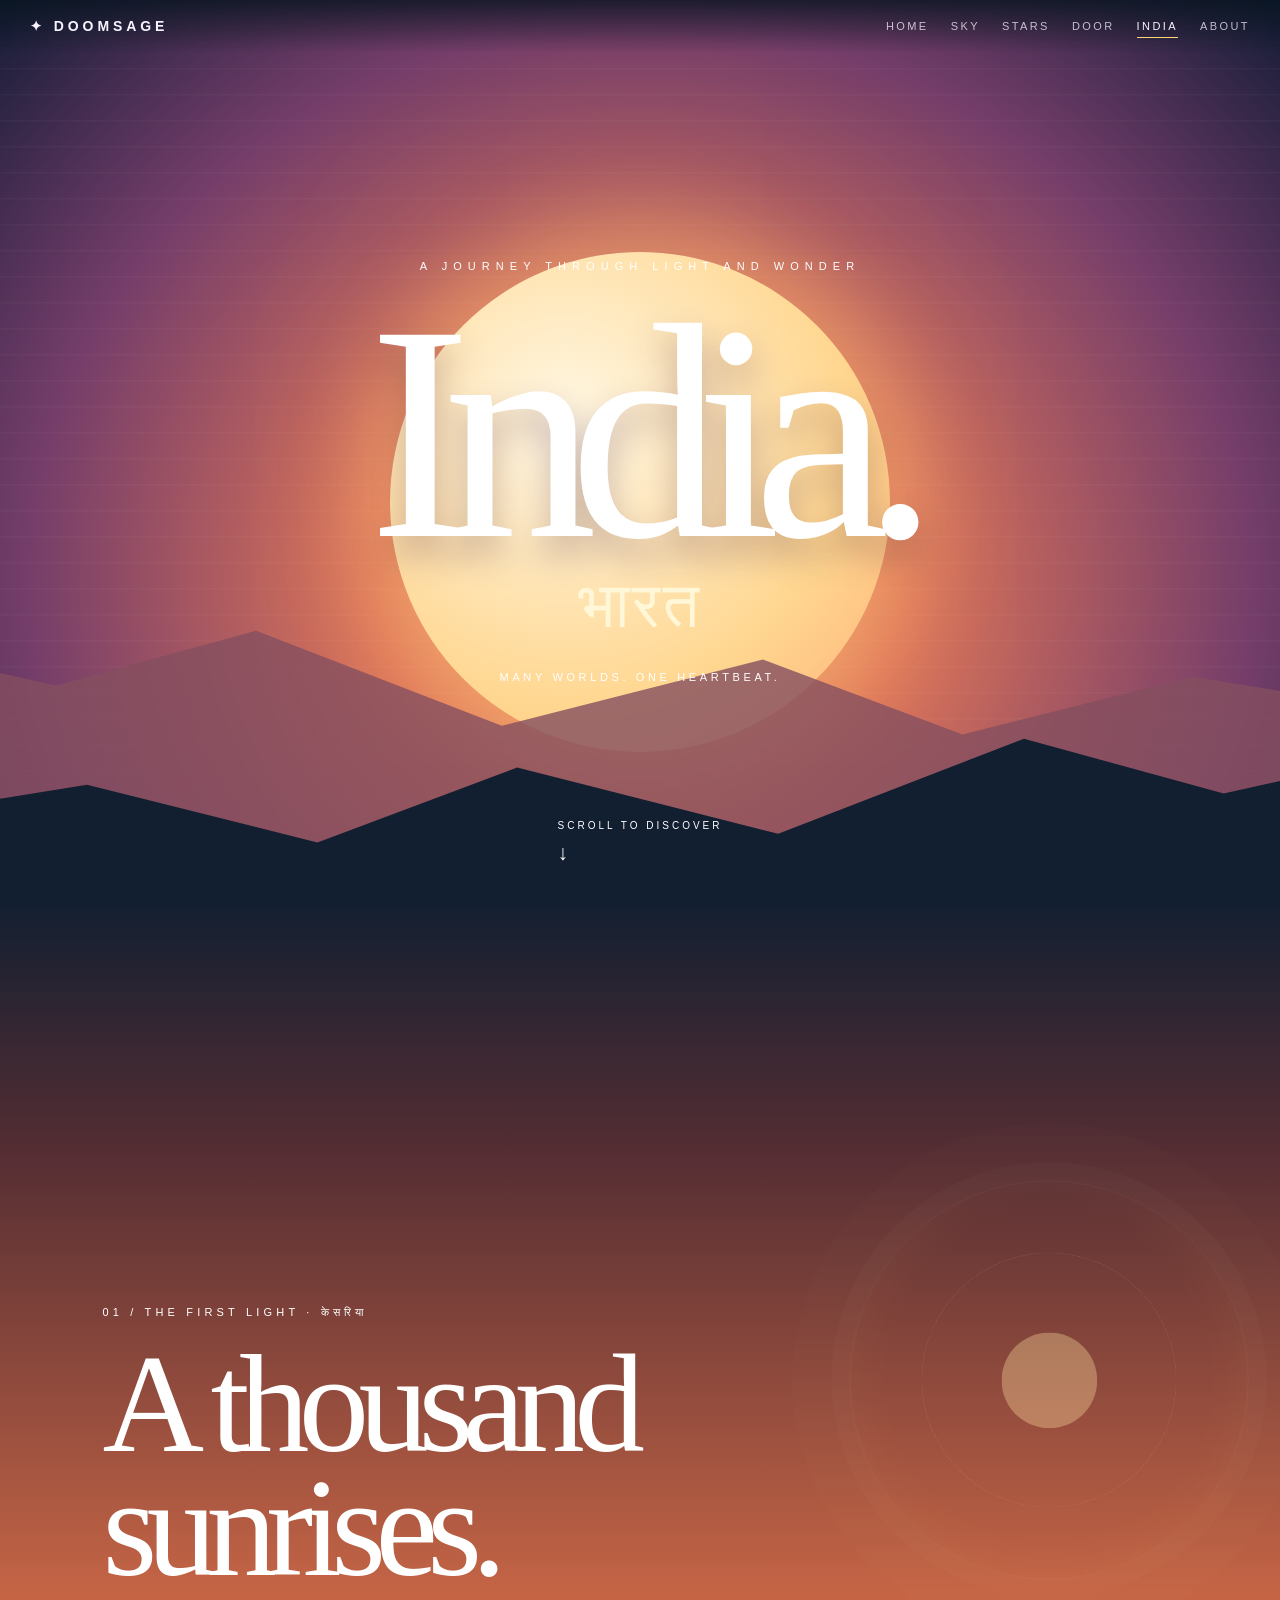
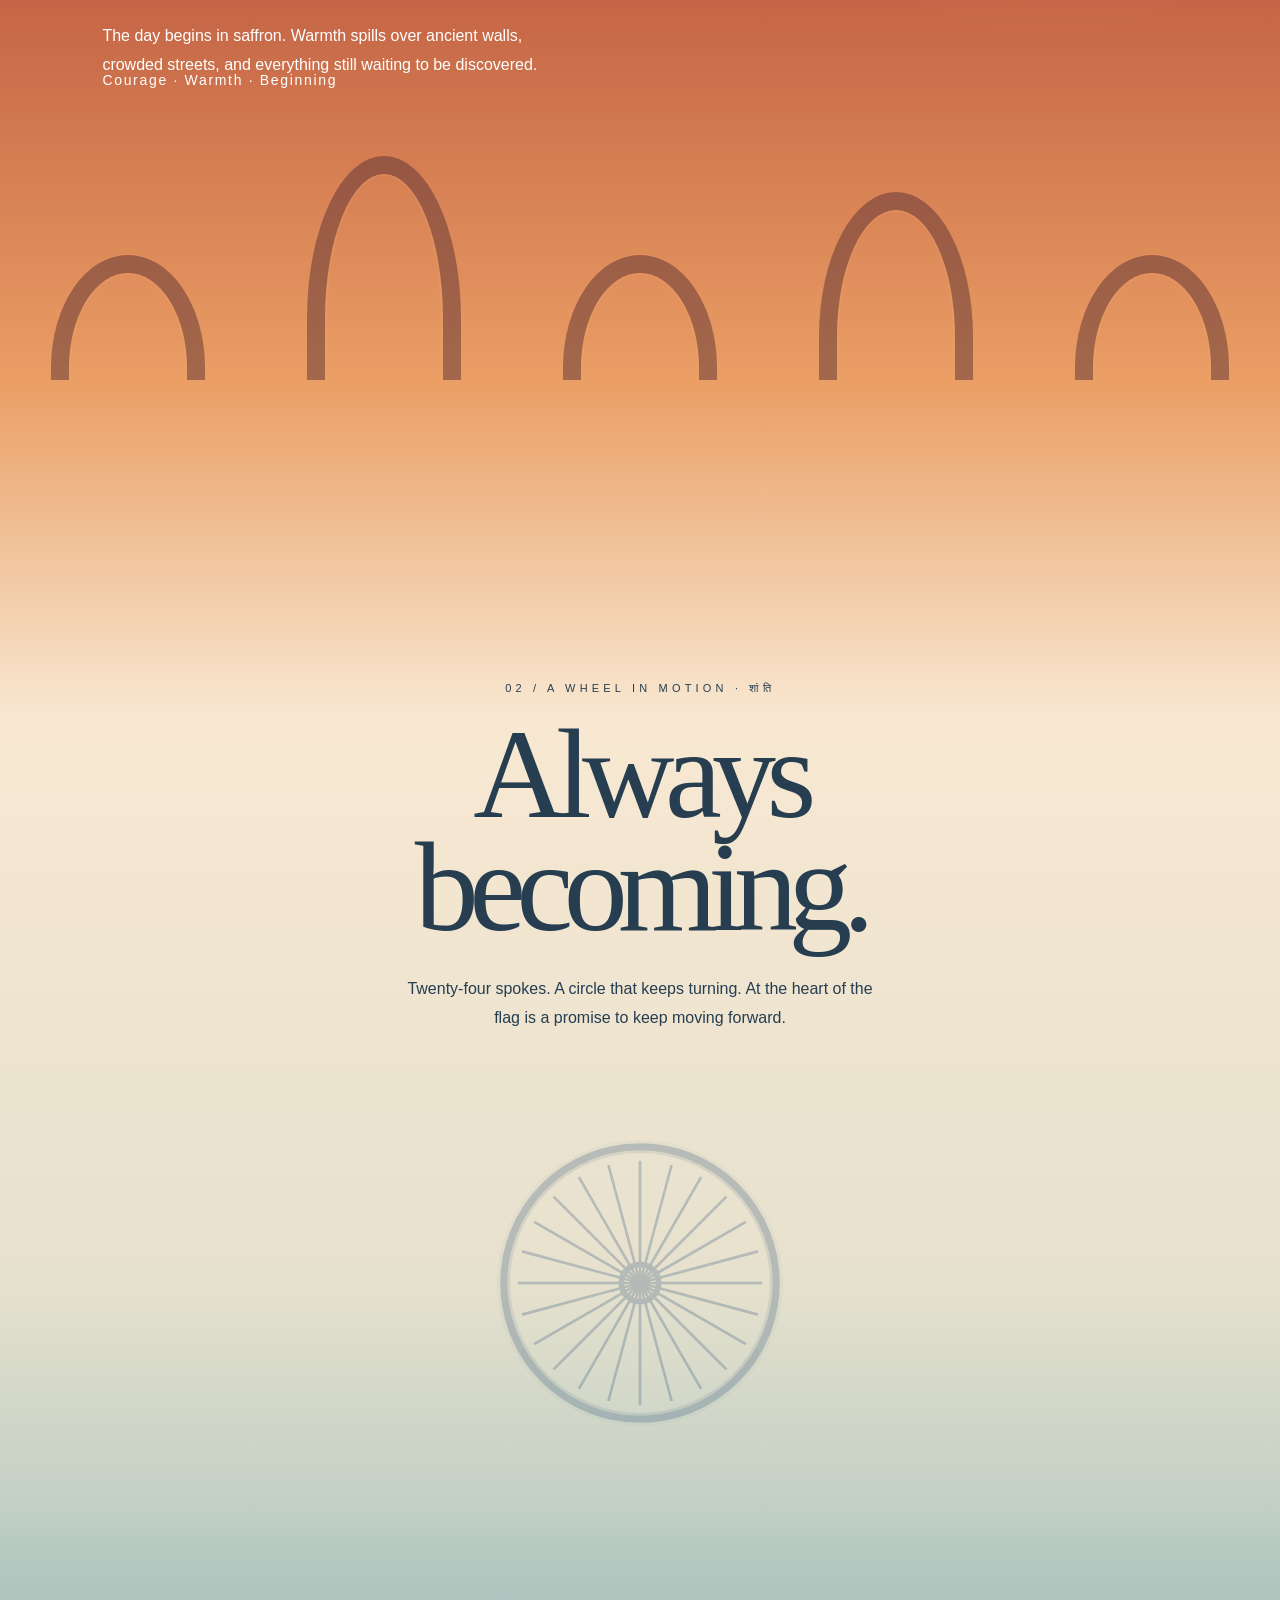
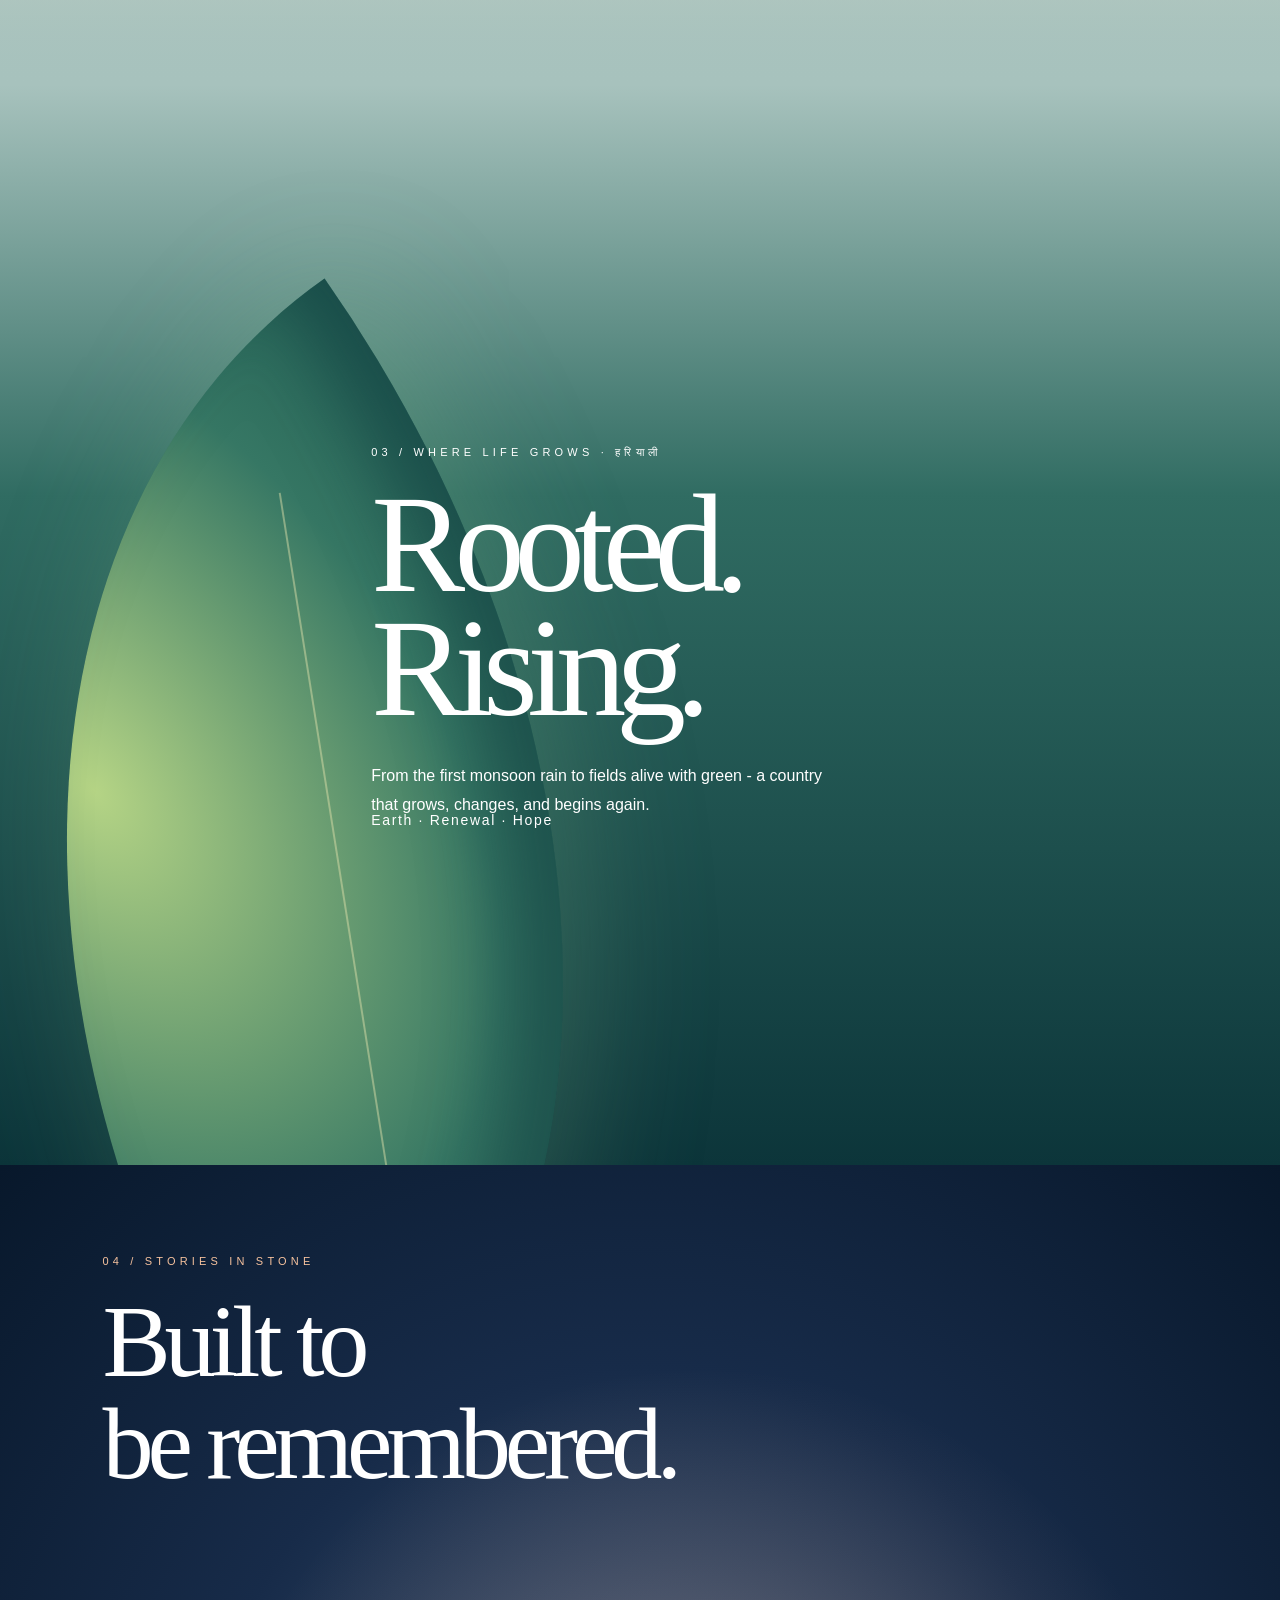
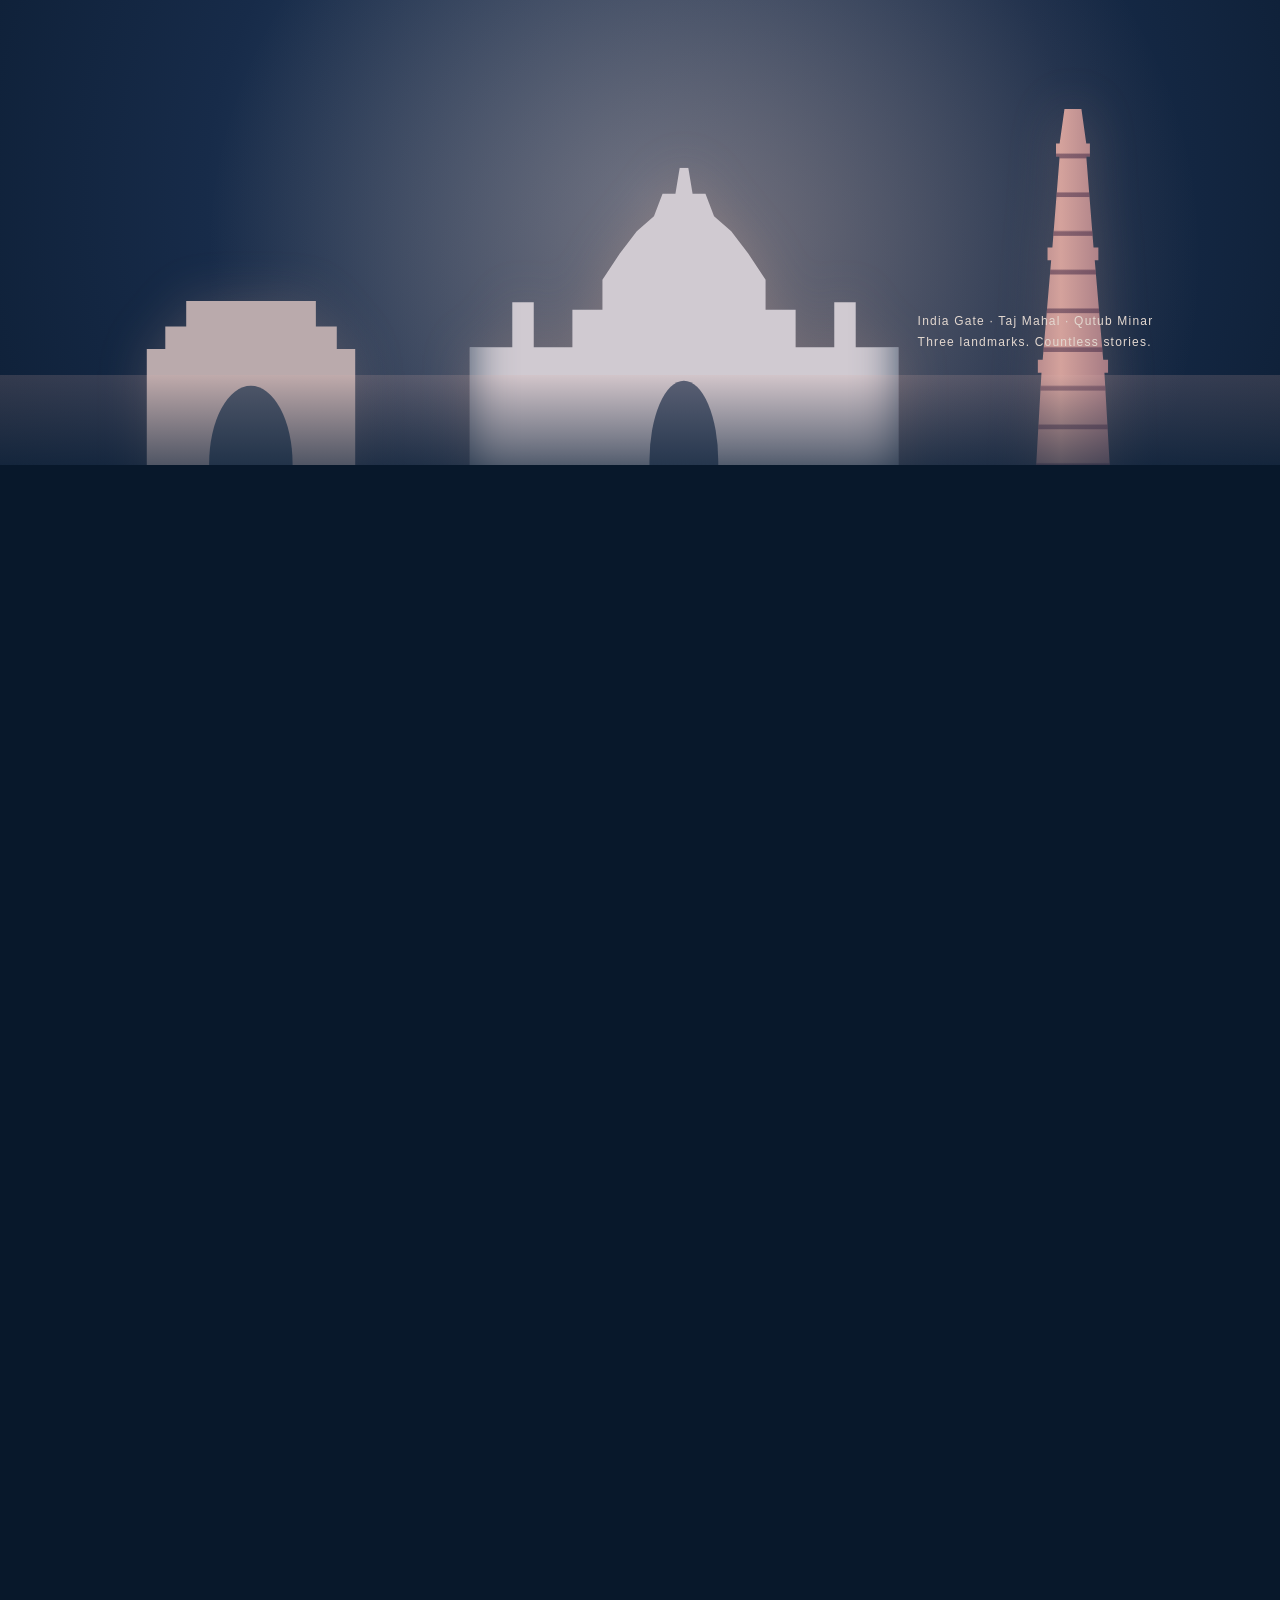
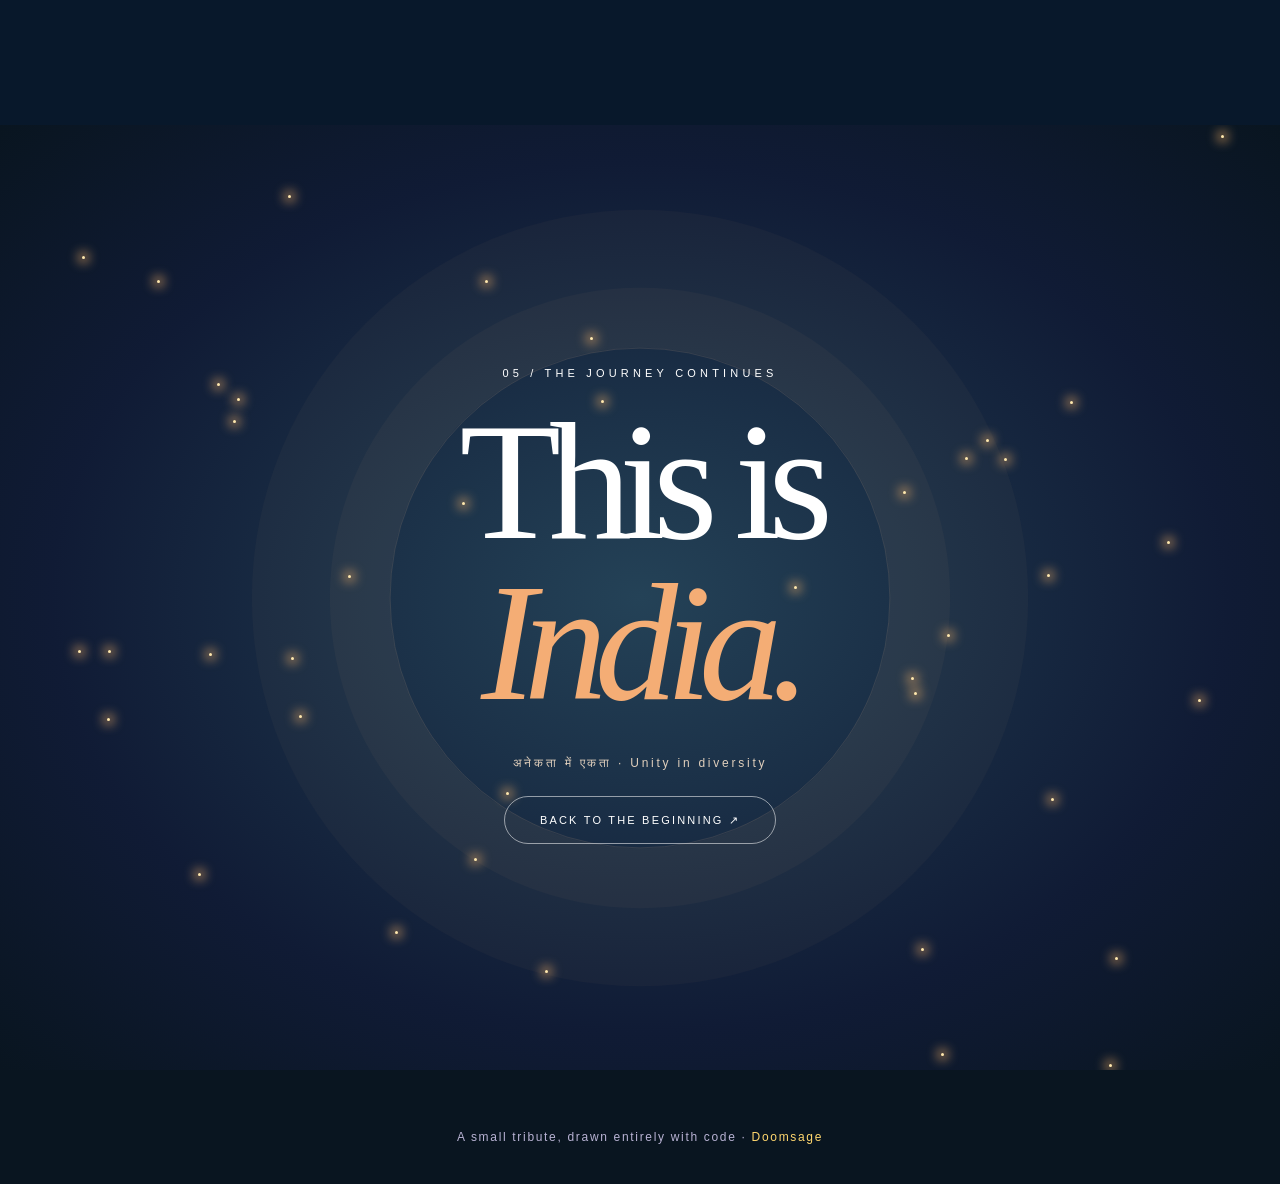
<file: india.html>
<!doctype html><html lang="en"><head><meta charset="utf-8"><meta name="viewport" content="width=device-width,initial-scale=1"><title>India | Doomsage</title><meta name="description" content="An animated journey through India's light, architecture and spirit."><link rel="stylesheet" href="shared.css"><style>
*{box-sizing:border-box}html{scroll-behavior:smooth}body{margin:0;background:#091520;color:#fff;font-family:'Avenir Next','Helvetica Neue',Arial,sans-serif;overflow-x:hidden}::selection{background:#ffad63;color:#182635}.topnav{background:linear-gradient(#091520cc,transparent)}.intro{height:100svh;min-height:620px;position:relative;display:grid;place-items:center;overflow:hidden;background:radial-gradient(ellipse at 50% 65%,#ffbc73 0%,#dc7358 29%,#743d6a 68%,#131c36 100%)}.sun{position:absolute;width:min(42vw,500px);aspect-ratio:1;border-radius:50%;background:radial-gradient(circle at 35% 35%,#fff8e5,#ffd68f 62%,#ffad75);left:50%;top:28%;transform:translate(-50%,calc(var(--intro,0)*-80px));box-shadow:0 0 80px 30px #f8b17077,0 0 220px #ffb77a55}.intro:before{content:'';position:absolute;inset:0;background:repeating-linear-gradient(0deg,transparent 0 24px,#fff4d608 25px 26px);pointer-events:none}.hero-text{position:relative;z-index:3;text-align:center;margin-top:6vh;transform:translateY(calc(var(--intro,0)*-120px));opacity:calc(1 - var(--intro,0)*.8)}.hero-text .kicker{font-size:11px;letter-spacing:.55em;text-transform:uppercase}.hero-text h1{font:400 clamp(115px,24vw,330px)/.86 Georgia,serif;letter-spacing:-.09em;margin:28px 0 5px;text-shadow:0 18px 35px #59324855}.hero-text .hindi{font-family:Georgia,serif;font-size:clamp(29px,5vw,67px);letter-spacing:.05em;color:#fff7d8}.hero-text p{margin-top:28px;font-size:11px;letter-spacing:.33em;text-transform:uppercase}.dunes{position:absolute;left:-10%;width:120%;bottom:-8%;height:32%;background:#121f31;clip-path:polygon(0 47%,14% 35%,29% 55%,42% 29%,59% 52%,75% 19%,88% 38%,100% 24%,100% 100%,0 100%);transform:translateY(calc(var(--intro,0)*25%));z-index:2}.dunes.back{bottom:4%;background:#854f5f;opacity:.8;transform:scaleX(-1)}.scrollcue{position:absolute;z-index:4;bottom:35px;left:50%;transform:translateX(-50%);font-size:10px;letter-spacing:.3em;white-space:nowrap;text-transform:uppercase}.scrollcue:after{content:'↓';display:block;font-size:21px;margin-top:10px;animation:bob 1.8s infinite}@keyframes bob{50%{transform:translateY(9px)}}.chapter{position:relative;min-height:120svh;overflow:hidden;display:flex;align-items:center;padding:130px 8vw}.chapter .inner{position:relative;z-index:3;max-width:1200px;width:100%;margin:auto}.label{font-size:11px;letter-spacing:.38em;text-transform:uppercase;display:block;margin-bottom:23px}.chapter h2{font:400 clamp(64px,11vw,160px)/.88 Georgia,serif;letter-spacing:-.075em;margin:0 0 32px}.chapter p{line-height:1.8;max-width:470px;font-size:16px}.tag{font-size:14px;letter-spacing:.12em;opacity:.85}.saffron{background:linear-gradient(#121f31,#542d33 23%,#c46445 64%,#ea9e64)}.saffron .inner{padding-top:10vh}.saffron h2{max-width:700px}.orb{position:absolute;right:-6vw;top:16%;width:48vw;aspect-ratio:1;border-radius:50%;border:1px solid #ffe6b34d;box-shadow:0 0 0 28px #ffe6b310,0 0 0 88px #ffe6b308,inset 0 0 80px #ffc68232;transform:scale(calc(.65 + var(--p,0)*.7)) rotate(calc(var(--p,0)*220deg));opacity:calc(.35 + var(--p,0)*.65)}.orb:before,.orb:after{content:'';position:absolute;inset:18%;border:1px dashed #ffe6b38a;border-radius:50%}.orb:after{inset:38%;background:#ffe0a1}.archrow{position:absolute;bottom:0;left:0;width:100%;display:flex;align-items:end;justify-content:space-around;opacity:.48;transform:translateY(calc((1 - var(--p,0))*100px));pointer-events:none}.arch{width:12vw;height:25vh;border:18px solid #572d32;border-bottom:0;border-radius:50% 50% 0 0;box-shadow:inset 0 0 0 2px #f6ab7459}.arch:nth-child(2){height:36vh}.arch:nth-child(4){height:32vh}.white{background:linear-gradient(#ea9e64 0%,#f8e8d2 26%,#e6e1ce 69%,#a7c2bd);color:#263e50;min-height:145svh}.white .inner{text-align:center;align-self:flex-start;padding-top:10vh}.white h2{font-size:clamp(55px,10vw,130px)}.white p{margin:0 auto}.chakra{width:min(57vw,430px);aspect-ratio:1;position:relative;margin:60px auto 0;border:11px solid #214874;border-radius:50%;transform:rotate(calc(var(--p,0)*650deg)) scale(calc(.65 + var(--p,0)*.35));opacity:calc(.25 + var(--p,0)*.75);box-shadow:0 0 0 5px #2148741d,inset 0 0 0 4px #21487466}.chakra:before{content:'';position:absolute;inset:42%;border-radius:50%;border:9px solid #214874;background:#f8e8d2}.spoke{position:absolute;left:calc(50% - 2px);top:50%;width:4px;height:46%;background:#214874;transform-origin:top center}.white .floor{position:absolute;bottom:0;left:0;width:100%;height:14%;background:linear-gradient(transparent,#a7c2bd);pointer-events:none}.green{background:linear-gradient(#a7c2bd,#306c62 38%,#0c353a 100%);min-height:120svh}.green .inner{margin-left:auto;width:50%}.green .leaf{position:absolute;left:-8%;bottom:-18%;width:58%;height:95%;border-radius:100% 0 100% 0;background:radial-gradient(ellipse at 35% 28%,#b5d485,#367764 50%,#164e49);transform:rotate(calc(-35deg + var(--p,0)*32deg)) translateY(calc((1 - var(--p,0))*80px));box-shadow:inset -45px -35px 70px #0e3c3e8a,20px 10px 130px #8bc49041}.green .leaf:after{content:'';position:absolute;width:2px;height:90%;left:51%;top:10%;background:#e0e2ab77;transform:rotate(26deg)}.monuments{min-height:240svh;background:#08182b;position:relative}.monuments .sticky{position:sticky;top:0;height:100svh;overflow:hidden;background:radial-gradient(ellipse at 50% 70%,#3e5675,#172b49 48%,#08182b)}.monuments .sticky:before{content:'';position:absolute;inset:0;background:radial-gradient(ellipse at 55% 77%,#ecb69b55,transparent 50%)}.monuments h2{position:absolute;z-index:2;top:14%;left:8%;font:400 clamp(48px,8vw,110px)/1 Georgia,serif;letter-spacing:-.06em;margin:0}.monuments .label{position:absolute;z-index:2;top:10%;left:8%;color:#f6c29e}.monuments .caption{position:absolute;z-index:2;bottom:11%;right:8%;width:260px;font-size:12px;line-height:1.8;color:#e3d8d0;letter-spacing:.1em}.skyline{position:absolute;bottom:0;left:0;width:100%;height:69%;display:flex;align-items:end;justify-content:space-around;transform:translateY(calc((1 - var(--p,0))*120px)) scale(calc(.86 + var(--p,0)*.14));filter:drop-shadow(0 0 28px #e5b69b33)}.monument{position:relative;flex:none}.taj{width:39%;height:70%;background:#d0cad1;clip-path:polygon(0 100%,0 48%,10% 48%,10% 36%,15% 36%,15% 48%,24% 48%,24% 38%,31% 38%,31% 30%,35% 23%,39% 17%,43% 13%,45% 7%,48% 7%,49% 0,51% 0,52% 7%,55% 7%,57% 13%,61% 17%,65% 23%,69% 30%,69% 38%,76% 38%,76% 48%,85% 48%,85% 36%,90% 36%,90% 48%,100% 48%,100% 100%);box-shadow:inset 0 -60px 50px #354961}.taj:before{content:'';position:absolute;width:16%;height:43%;bottom:0;left:42%;border-radius:50% 50% 0 0;background:#41516a}.gate{width:19%;height:53%;background:#baaaac;clip-path:polygon(0 100%,0 32%,9% 32%,9% 24%,19% 24%,19% 15%,81% 15%,81% 24%,91% 24%,91% 32%,100% 32%,100% 100%)}.gate:before{content:'';position:absolute;bottom:0;left:30%;width:40%;height:55%;border-radius:50% 50% 0 0;background:#35475e}.qutub{width:11%;height:81%;background:linear-gradient(90deg,#9e7680,#d4a29c 40%,#8d6677);clip-path:polygon(43% 0,57% 0,61% 8%,64% 8%,64% 11%,61% 11%,67% 32%,71% 32%,71% 35%,68% 35%,75% 58%,79% 58%,79% 61%,76% 61%,84% 100%,16% 100%,24% 61%,21% 61%,21% 58%,25% 58%,32% 35%,29% 35%,29% 32%,33% 32%,39% 11%,36% 11%,36% 8%,39% 8%)}.qutub:after{content:'';position:absolute;inset:10% 16%;background:repeating-linear-gradient(0deg,transparent 0 35px,#321b3b79 36px 40px,transparent 42px 45px)}.monuments .reflection{position:absolute;bottom:0;width:100%;height:10%;background:linear-gradient(#dcafaa45,#17283e);opacity:.65}.closing{position:relative;min-height:105svh;background:radial-gradient(ellipse at center,#244257,#101b35 65%,#091520);display:grid;place-items:center;text-align:center;padding:140px 7vw;overflow:hidden}.closing:before{content:'';position:absolute;width:65vw;aspect-ratio:1;border:1px solid #e7b88b3d;border-radius:50%;box-shadow:0 0 0 100px #e7b88b0a,0 0 0 230px #e7b88b08;transform:scale(calc(.6 + var(--p,0)*.65)) rotate(calc(var(--p,0)*180deg))}.closing .inner{position:relative;z-index:2}.closing h2{font:400 clamp(65px,13vw,180px)/.97 Georgia,serif;letter-spacing:-.075em;margin:0}.closing h2 em{color:#f4ad75}.closing p{color:#e0cfbc;letter-spacing:.23em;font-size:12px;margin:32px auto 40px}.closing a{color:#fff;border:1px solid #ffffff88;border-radius:100px;padding:17px 35px;text-decoration:none;font-size:11px;letter-spacing:.2em;text-transform:uppercase}.spark{position:absolute;width:3px;height:3px;background:#ffe8ae;border-radius:50%;box-shadow:0 0 12px 3px #ffb768;animation:float 8s linear infinite;pointer-events:none}@keyframes float{0%{transform:translateY(20vh);opacity:0}25%{opacity:1}100%{transform:translateY(-90vh);opacity:0}}.rv{transition-duration:1.2s}.chapter .rv.on{transform:translateY(calc((1 - var(--p,0))*25px))}.site-footer{background:#091520}@media(max-width:750px){.intro{min-height:600px}.sun{width:70vw;top:32%}.hero-text h1{font-size:25vw}.hero-text .kicker{font-size:9px;letter-spacing:.25em}.hero-text p{font-size:9px}.chapter{min-height:100svh;padding:95px 7vw}.white{min-height:110svh}.chakra{width:70vw}.green .inner{width:100%;align-self:flex-start;padding-top:13vh}.green .leaf{bottom:-29%;width:85%;height:65%}.monuments h2{top:20%}.monuments .label{top:16%}.monuments .caption{bottom:18%;right:8%;width:190px}.skyline{height:47%;width:120%;left:-10%}.taj{width:47%}.gate{width:24%}.qutub{width:13%}.topnav .links{gap:8px!important}.topnav .links a{font-size:9px!important;letter-spacing:0!important}.topnav .brand{font-size:11px;letter-spacing:.06em}}@media(prefers-reduced-motion:reduce){*,*:before,*:after{animation-duration:.01ms!important;transition-duration:.01ms!important}}
</style></head><body><header class="topnav"><a class="brand" href="index.html">✦ DOOMSAGE</a><nav class="links"><a href="index.html">Home</a><a href="sky.html">Sky</a><a href="stars.html">Stars</a><a href="door.html">Door</a><a href="india.html">India</a><a href="about.html">About</a></nav></header><main>
<section class="intro track"><div class="sun"></div><div class="dunes back"></div><div class="dunes"></div><div class="hero-text"><div class="kicker">A journey through light and wonder</div><h1>India.</h1><div class="hindi" lang="hi">भारत</div><p>Many worlds. One heartbeat.</p></div><div class="scrollcue">Scroll to discover</div></section>
<section class="chapter saffron track"><div class="orb"></div><div class="archrow"><div class="arch"></div><div class="arch"></div><div class="arch"></div><div class="arch"></div><div class="arch"></div></div><div class="inner"><span class="label rv">01 / the first light · केसरिया</span><h2 class="rv">A thousand<br>sunrises.</h2><p class="rv rv-d1">The day begins in saffron. Warmth spills over ancient walls, crowded streets, and everything still waiting to be discovered.</p><span class="tag rv rv-d2">Courage · Warmth · Beginning</span></div></section>
<section class="chapter white track"><div class="inner"><span class="label rv">02 / a wheel in motion · शांति</span><h2 class="rv">Always<br>becoming.</h2><p class="rv rv-d1">Twenty-four spokes. A circle that keeps turning. At the heart of the flag is a promise to keep moving forward.</p><div class="chakra" id="chakra" role="img" aria-label="Animated 24-spoke Ashoka Chakra"></div></div><div class="floor"></div></section>
<section class="chapter green track"><div class="leaf"></div><div class="inner"><span class="label rv">03 / where life grows · हरियाली</span><h2 class="rv">Rooted.<br>Rising.</h2><p class="rv rv-d1">From the first monsoon rain to fields alive with green - a country that grows, changes, and begins again.</p><span class="tag rv rv-d2">Earth · Renewal · Hope</span></div></section>
<section class="monuments track"><div class="sticky"><span class="label">04 / stories in stone</span><h2>Built to<br>be remembered.</h2><div class="skyline"><div class="monument gate" aria-label="India Gate silhouette"></div><div class="monument taj" aria-label="Taj Mahal silhouette"></div><div class="monument qutub" aria-label="Qutub Minar silhouette"></div></div><div class="reflection"></div><p class="caption">India Gate · Taj Mahal · Qutub Minar<br>Three landmarks. Countless stories.</p></div></section>
<section class="closing track"><div class="inner"><span class="label rv">05 / the journey continues</span><h2 class="rv">This is<br><em>India.</em></h2><p class="rv rv-d1" lang="hi">अनेकता में एकता · Unity in diversity</p><a class="rv rv-d2" href="index.html">Back to the beginning ↗</a></div></section></main><footer class="site-footer">A small tribute, drawn entirely with code · <a href="index.html">Doomsage</a></footer><script src="shared.js"></script><script>
(()=>{const wheel=document.getElementById('chakra');for(let i=0;i<24;i++){let s=document.createElement('i');s.className='spoke';s.style.transform='rotate('+i*15+'deg)';wheel.appendChild(s)}let sections=[...document.querySelectorAll('.track')],reduce=matchMedia('(prefers-reduced-motion: reduce)').matches,queued=false;function update(){let vh=innerHeight;sections.forEach(s=>{let r=s.getBoundingClientRect(),p=Math.max(0,Math.min(1,(vh-r.top)/(vh+r.height)));s.style.setProperty('--p',p.toFixed(3));if(s.classList.contains('intro'))s.style.setProperty('--intro',Math.min(1,Math.max(0,-r.top/vh)).toFixed(3))});queued=false}addEventListener('scroll',()=>{if(!queued&&!reduce){queued=true;requestAnimationFrame(update)}},{passive:true});addEventListener('resize',update);update();let wrap=document.querySelector('.closing');for(let i=0;i<40;i++){let d=document.createElement('span');d.className='spark';d.style.left=Math.random()*100+'%';d.style.top=Math.random()*100+'%';d.style.animationDelay=-Math.random()*8+'s';d.style.animationDuration=6+Math.random()*7+'s';wrap.appendChild(d)}})();
</script></body></html>
</file>
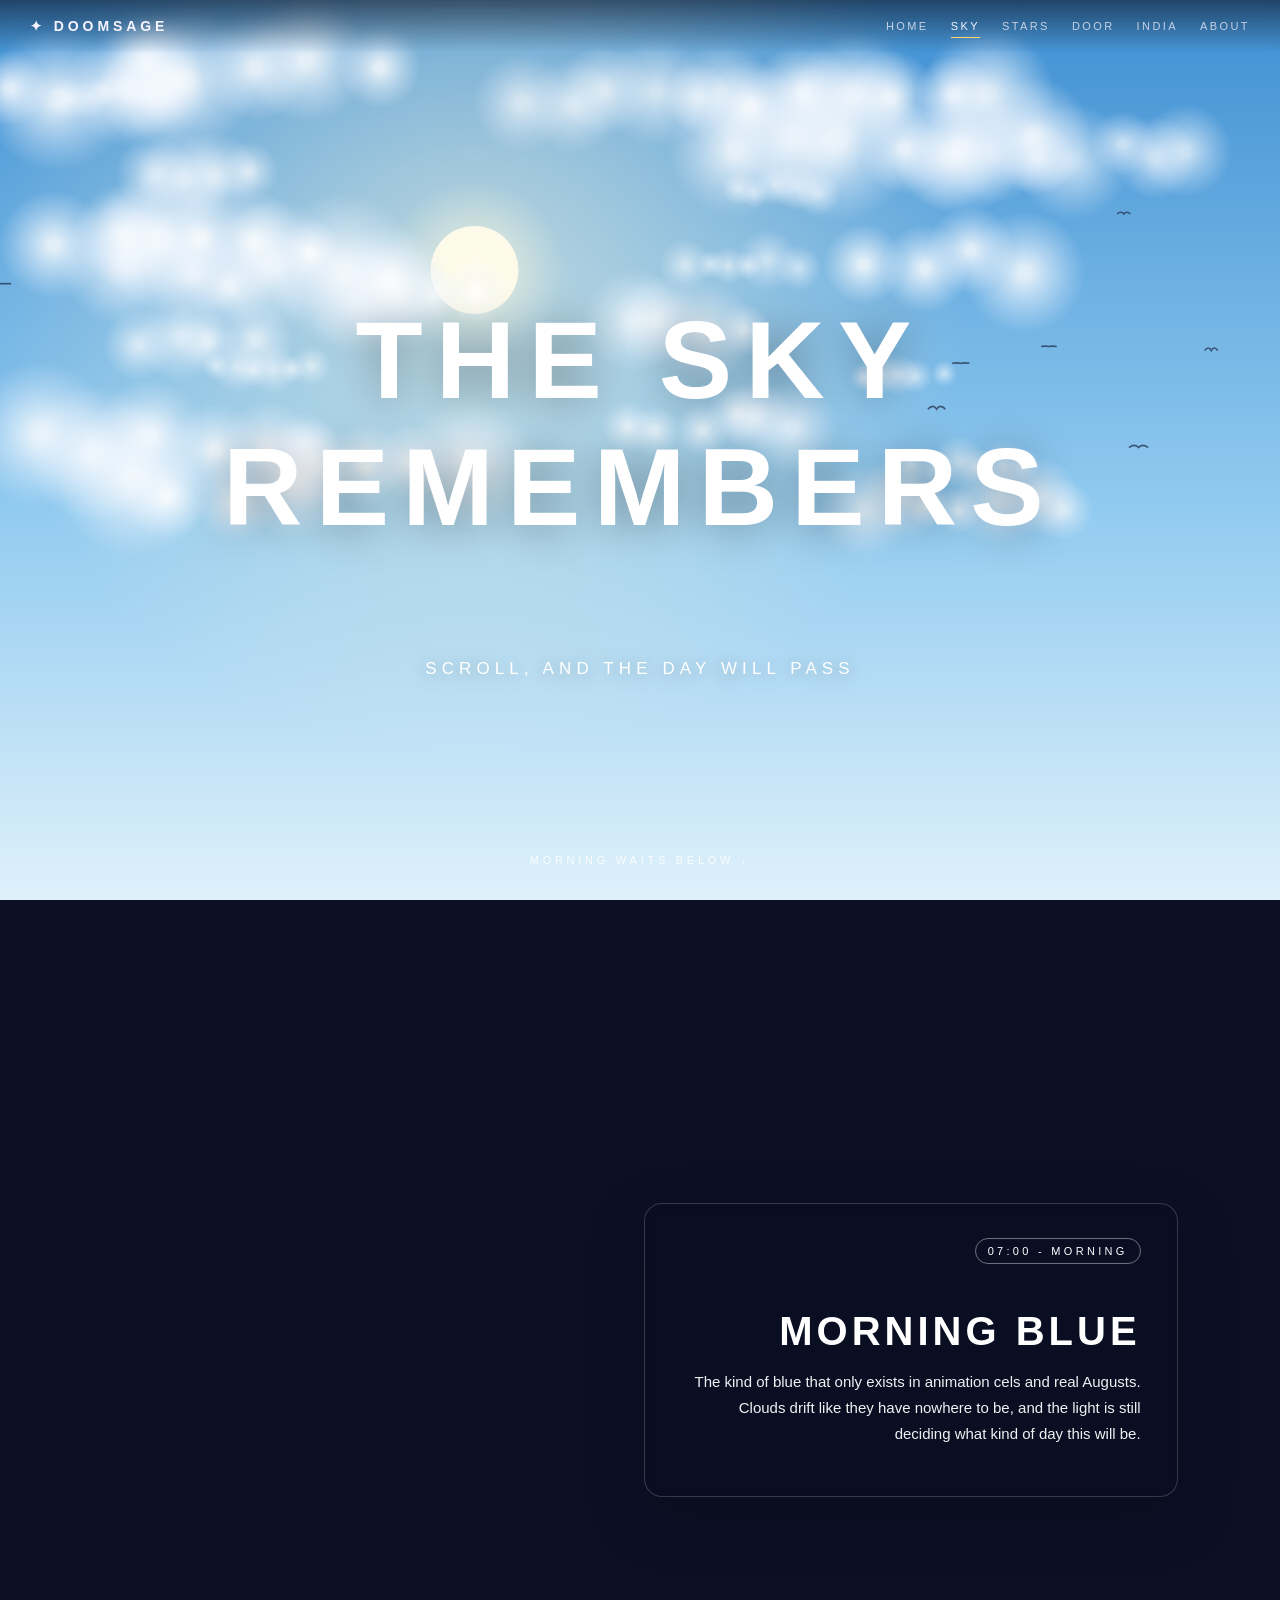
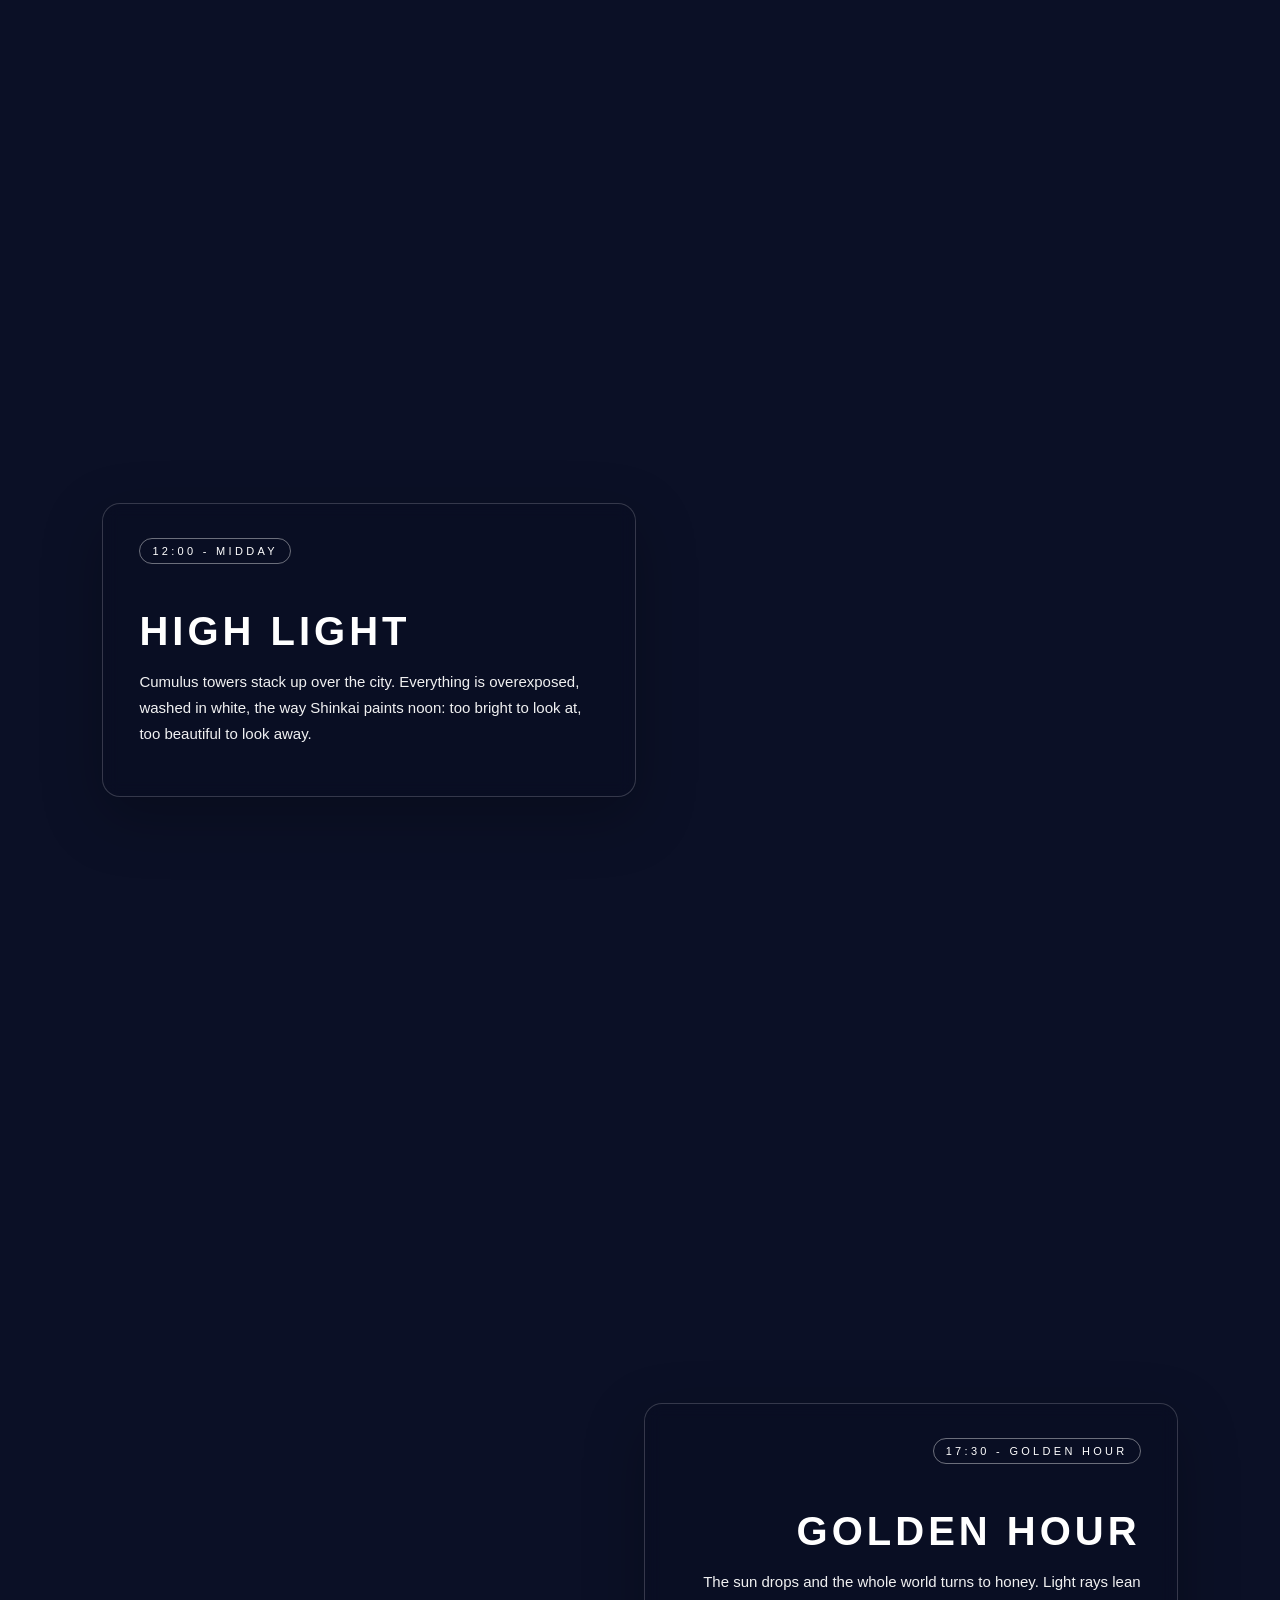
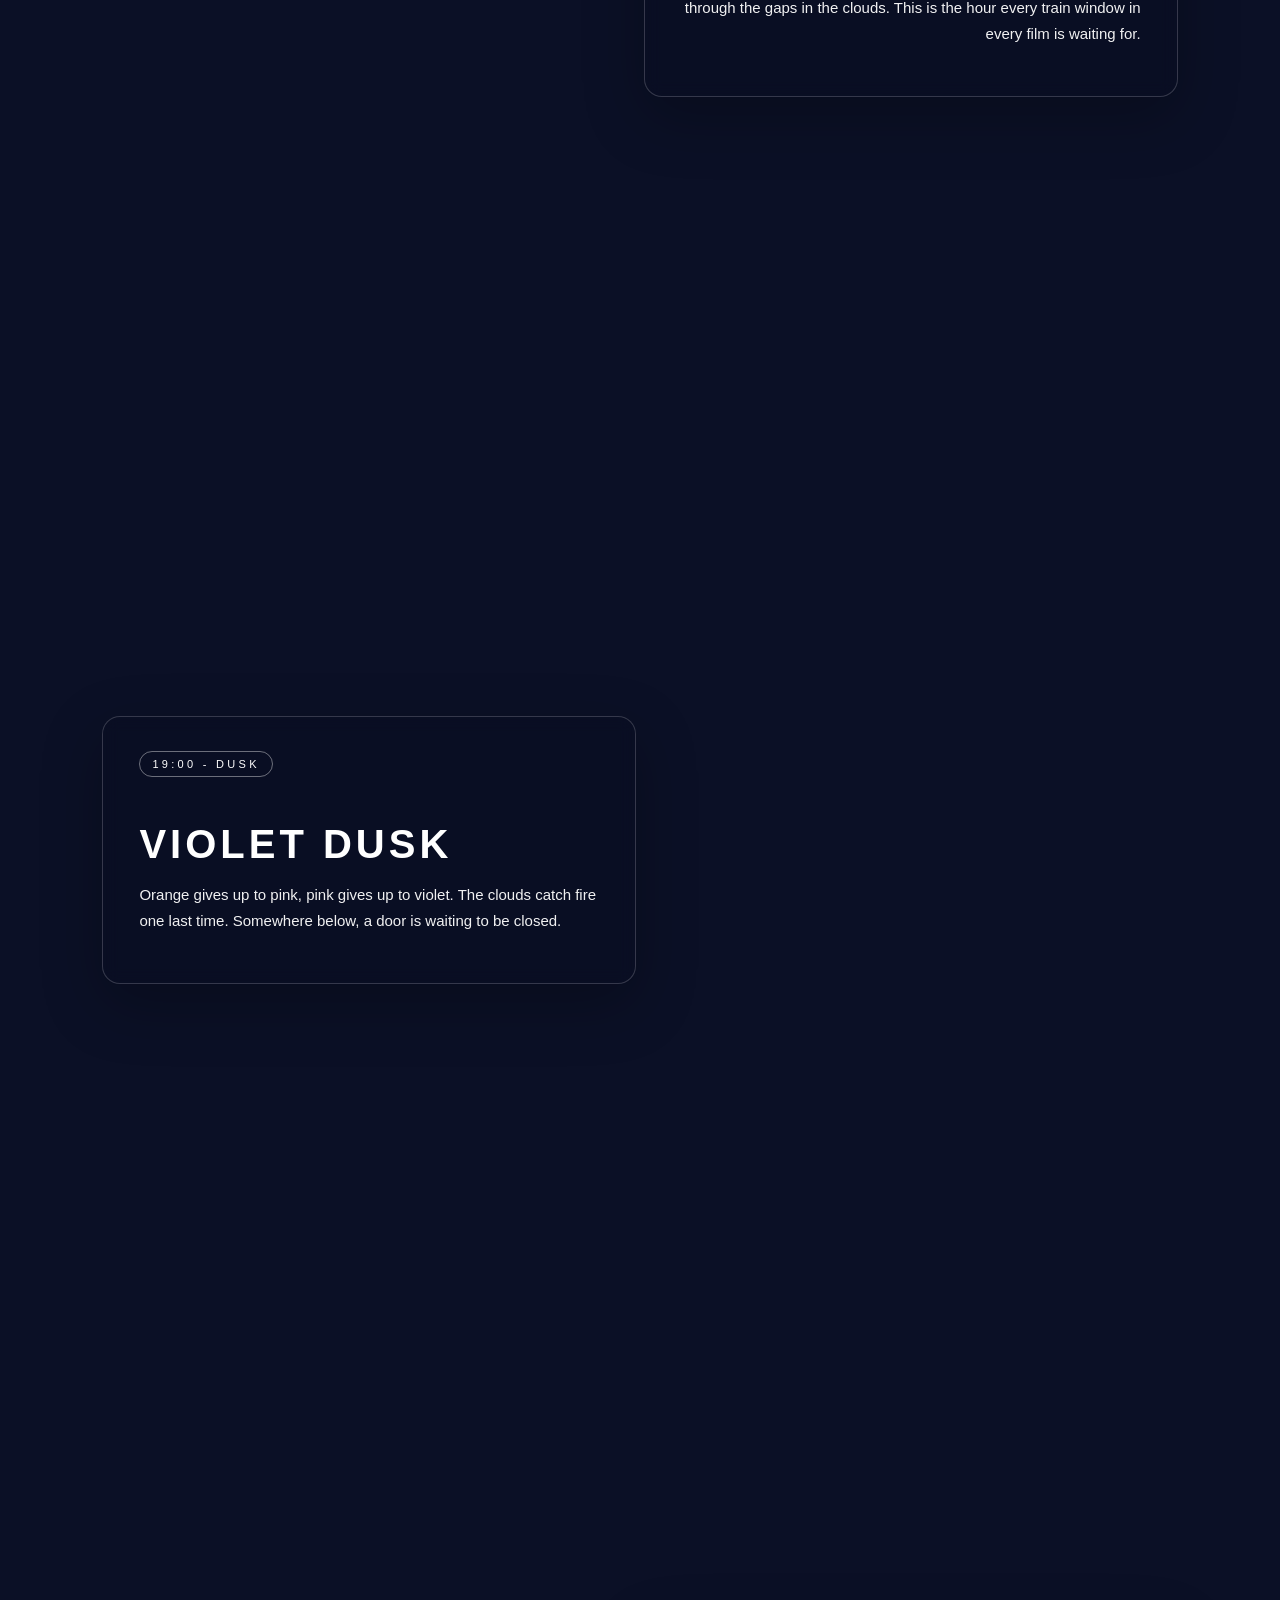
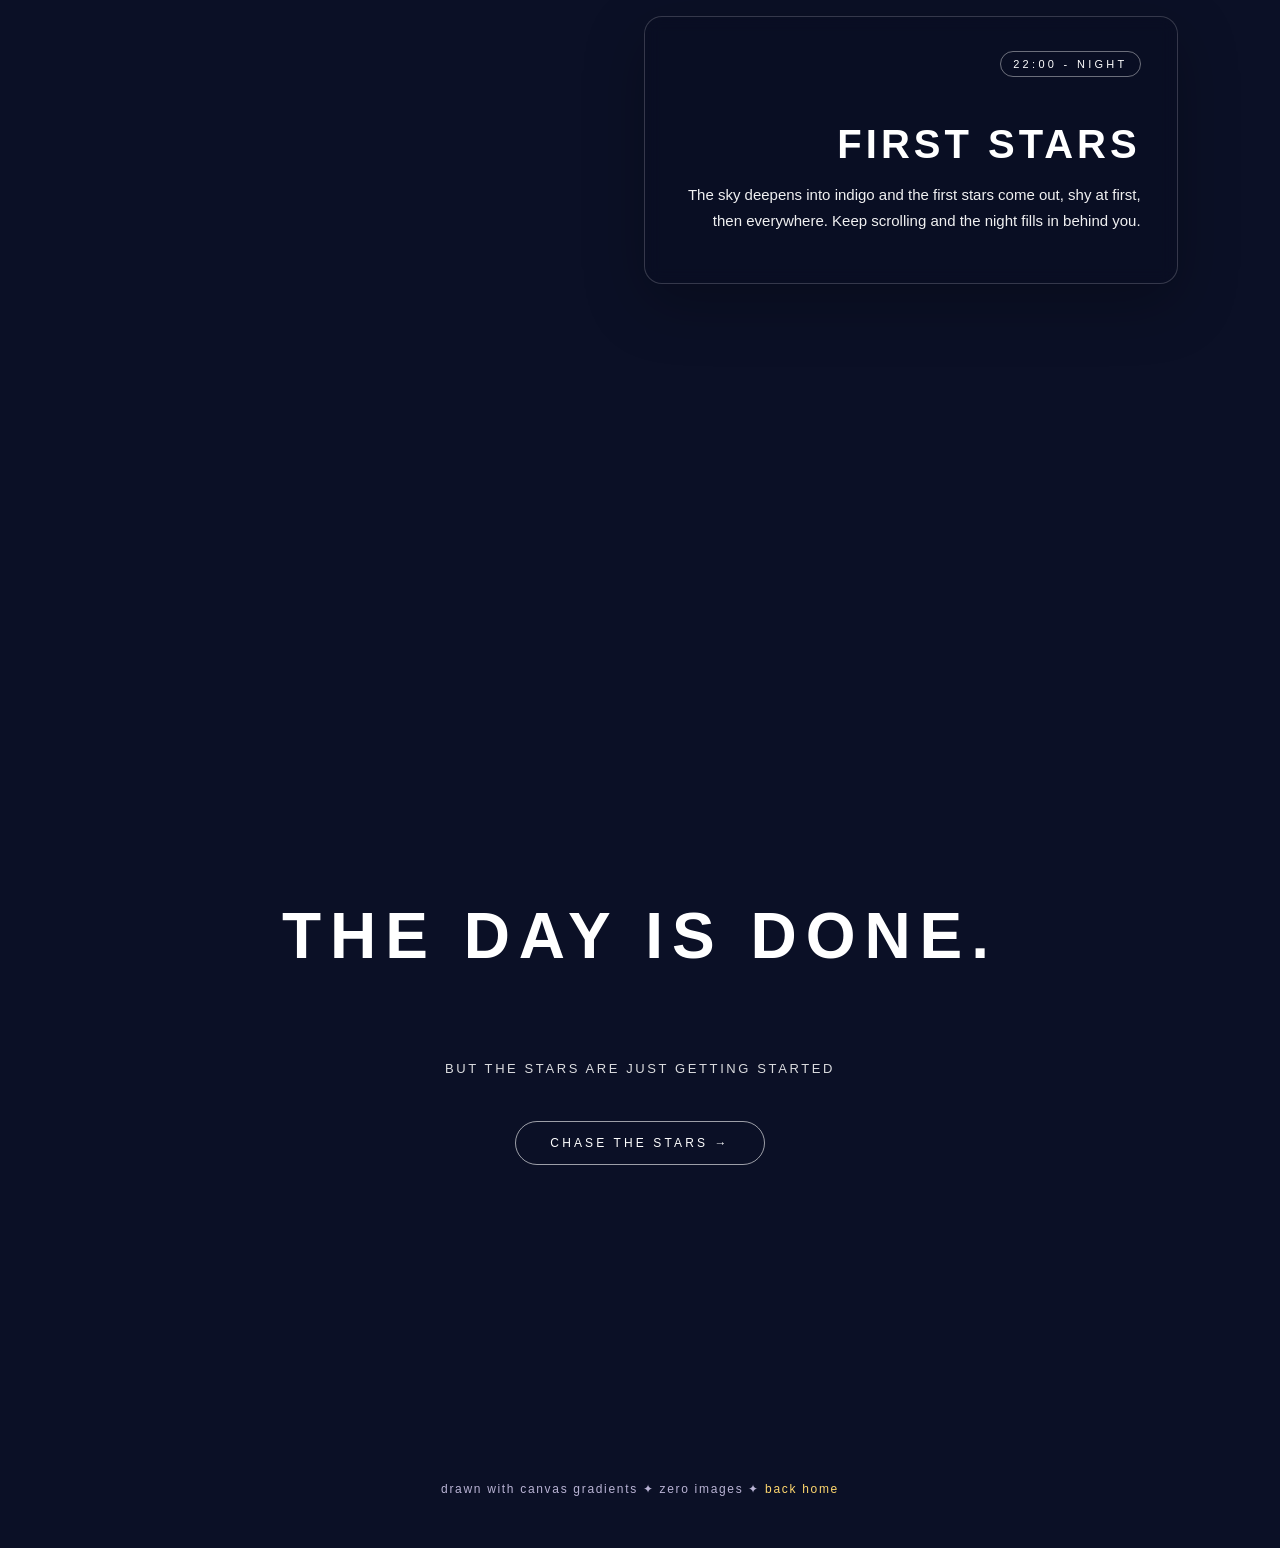
<file: sky.html>
<!DOCTYPE html>
<html lang="en">
<head>
<meta charset="UTF-8">
<meta name="viewport" content="width=device-width, initial-scale=1.0">
<title>The Sky Remembers - Doomsage</title>
<meta name="description" content="A Makoto Shinkai style sky: scroll to move time from morning to night. Drawn entirely with canvas.">
<link rel="stylesheet" href="shared.css">
<style>
  body {
    margin: 0;
    color: #fff;
    font-family: "Avenir Next", "Helvetica Neue", Arial, sans-serif;
    overflow-x: hidden;
    background: #0b1026;
  }
  #skyCanvas { position: fixed; inset: 0; z-index: 0; }
  .layer { position: relative; z-index: 2; }

  .hero {
    position: relative;
    min-height: 100vh;
    display: flex;
    flex-direction: column;
    justify-content: center;
    align-items: center;
    text-align: center;
    padding: 0 24px;
  }
  .hero h1 {
    font-size: clamp(42px, 9vw, 110px);
    letter-spacing: .12em;
    font-weight: 800;
    text-shadow: 0 4px 40px rgba(0,0,0,.35);
    animation: heroFloat 7s ease-in-out infinite;
  }
  .hero p {
    margin-top: 18px;
    font-size: clamp(13px, 1.6vw, 17px);
    letter-spacing: .3em;
    text-transform: uppercase;
    opacity: .9;
    text-shadow: 0 2px 18px rgba(0,0,0,.4);
  }
  @keyframes heroFloat {
    0%, 100% { transform: translateY(0); }
    50% { transform: translateY(-14px); }
  }
  .scroll-cue {
    position: absolute;
    bottom: 34px;
    left: 50%;
    transform: translateX(-50%);
    font-size: 11px;
    letter-spacing: .34em;
    text-transform: uppercase;
    opacity: .85;
    animation: cue 2.2s ease-in-out infinite;
  }
  @keyframes cue { 0%,100% { transform: translate(-50%,0);} 50% { transform: translate(-50%,10px);} }

  section.moment {
    min-height: 100vh;
    display: flex;
    align-items: center;
    padding: 0 8vw;
  }
  section.moment:nth-child(even) { justify-content: flex-end; text-align: right; }
  .card-sky {
    max-width: 460px;
    padding: 34px 36px;
    background: rgba(10, 12, 30, .28);
    border: 1px solid rgba(255,255,255,.18);
    border-radius: 18px;
    backdrop-filter: blur(8px);
    -webkit-backdrop-filter: blur(8px);
    box-shadow: 0 20px 60px rgba(0,0,0,.25);
  }
  .card-sky h2 {
    font-size: clamp(26px, 4vw, 40px);
    letter-spacing: .1em;
    margin-bottom: 14px;
  }
  .card-sky p { line-height: 1.75; font-size: 15px; opacity: .94; }
  .card-sky .time {
    display: inline-block;
    margin-bottom: 12px;
    font-size: 11px;
    letter-spacing: .3em;
    text-transform: uppercase;
    padding: 6px 12px;
    border: 1px solid rgba(255,255,255,.4);
    border-radius: 999px;
  }

  .finale {
    min-height: 90vh;
    display: flex;
    flex-direction: column;
    justify-content: center;
    align-items: center;
    text-align: center;
    gap: 22px;
    padding: 0 24px;
  }
  .finale h2 { font-size: clamp(30px, 6vw, 64px); letter-spacing: .14em; }
  .finale a.btn {
    display: inline-block;
    margin-top: 10px;
    padding: 14px 34px;
    border: 1px solid rgba(255,255,255,.6);
    border-radius: 999px;
    color: #fff;
    text-decoration: none;
    letter-spacing: .26em;
    font-size: 12px;
    text-transform: uppercase;
    transition: background .3s, color .3s, box-shadow .3s;
  }
  .finale a.btn:hover { background: #fff; color: #1a1440; box-shadow: 0 0 40px rgba(255,255,255,.5); }
</style>
</head>
<body>

<canvas id="skyCanvas"></canvas>

<header class="topnav">
  <a class="brand" href="index.html">&#x2726; DOOMSAGE</a>
  <nav class="links">
    <a href="index.html">Home</a>
    <a href="sky.html">Sky</a>
    <a href="stars.html">Stars</a>
    <a href="door.html">Door</a>
    <a href="india.html">India</a>
    <a href="about.html">About</a>
  </nav>
</header>

<main class="layer">

  <section class="hero">
    <h1 class="rv rv-zoom on">THE SKY<br>REMEMBERS</h1>
    <p class="rv rv-d1 on">scroll, and the day will pass</p>
    <div class="scroll-cue">morning waits below &#x2193;</div>
  </section>

  <section class="moment" id="m1">
    <div class="card-sky rv rv-left">
      <span class="time">07:00 - morning</span>
      <h2>MORNING BLUE</h2>
      <p>The kind of blue that only exists in animation cels and real Augusts. Clouds drift like they have nowhere to be, and the light is still deciding what kind of day this will be.</p>
    </div>
  </section>

  <section class="moment" id="m2">
    <div class="card-sky rv rv-right">
      <span class="time">12:00 - midday</span>
      <h2>HIGH LIGHT</h2>
      <p>Cumulus towers stack up over the city. Everything is overexposed, washed in white, the way Shinkai paints noon: too bright to look at, too beautiful to look away.</p>
    </div>
  </section>

  <section class="moment" id="m3">
    <div class="card-sky rv rv-left">
      <span class="time">17:30 - golden hour</span>
      <h2>GOLDEN HOUR</h2>
      <p>The sun drops and the whole world turns to honey. Light rays lean through the gaps in the clouds. This is the hour every train window in every film is waiting for.</p>
    </div>
  </section>

  <section class="moment" id="m4">
    <div class="card-sky rv rv-right">
      <span class="time">19:00 - dusk</span>
      <h2>VIOLET DUSK</h2>
      <p>Orange gives up to pink, pink gives up to violet. The clouds catch fire one last time. Somewhere below, a door is waiting to be closed.</p>
    </div>
  </section>

  <section class="moment" id="m5">
    <div class="card-sky rv rv-left">
      <span class="time">22:00 - night</span>
      <h2>FIRST STARS</h2>
      <p>The sky deepens into indigo and the first stars come out, shy at first, then everywhere. Keep scrolling and the night fills in behind you.</p>
    </div>
  </section>

  <section class="finale">
    <h2 class="rv rv-zoom">THE DAY IS DONE.</h2>
    <p class="rv rv-d1" style="letter-spacing:.2em; opacity:.85; text-transform:uppercase; font-size:13px;">but the stars are just getting started</p>
    <a class="btn rv rv-d2" href="stars.html">Chase the stars &#x2192;</a>
  </section>

</main>

<footer class="site-footer">
  <p>drawn with canvas gradients &#x2726; zero images &#x2726; <a href="index.html">back home</a></p>
</footer>

<script src="shared.js"></script>
<script>
(function () {
  var cv = document.getElementById('skyCanvas');
  var ctx = cv.getContext('2d');
  var W, H;
  function resize() { W = cv.width = innerWidth; H = cv.height = innerHeight; }
  resize();
  addEventListener('resize', resize);

  // time-of-day palette stops: [pos, top color, mid color, bottom color, sunY(0-1), starAlpha]
  var STOPS = [
    [0.00, '#3f8fd2', '#8fc9ef', '#dff1fb', 0.30, 0.0],
    [0.22, '#2f7fc9', '#7ec3ee', '#eaf6fd', 0.18, 0.0],
    [0.45, '#7a6fd0', '#e98a7a', '#ffd9a0', 0.55, 0.0],
    [0.68, '#3a2d6e', '#a04d8e', '#ff9a62', 0.74, 0.05],
    [0.88, '#131a3d', '#2c2a5e', '#6a4a8a', 0.95, 0.55],
    [1.00, '#070b1f', '#101736', '#1d2a52', 1.05, 1.0]
  ];

  function hexRgb(h) {
    return [parseInt(h.slice(1,3),16), parseInt(h.slice(3,5),16), parseInt(h.slice(5,7),16)];
  }
  function mix(a, b, f) {
    var A = hexRgb(a), B = hexRgb(b);
    return 'rgb(' + Math.round(A[0]+(B[0]-A[0])*f) + ',' + Math.round(A[1]+(B[1]-A[1])*f) + ',' + Math.round(A[2]+(B[2]-A[2])*f) + ')';
  }
  function paletteAt(t) {
    var i = 0;
    while (i < STOPS.length - 2 && t > STOPS[i+1][0]) i++;
    var s0 = STOPS[i], s1 = STOPS[i+1];
    var f = Math.min(1, Math.max(0, (t - s0[0]) / (s1[0] - s0[0])));
    return {
      top: mix(s0[1], s1[1], f),
      mid: mix(s0[2], s1[2], f),
      bot: mix(s0[3], s1[3], f),
      sunY: s0[4] + (s1[4] - s0[4]) * f,
      stars: s0[5] + (s1[5] - s0[5]) * f,
      dusk: Math.min(1, Math.max(0, (t - 0.35) / 0.35)) * (1 - Math.min(1, Math.max(0, (t - 0.8) / 0.15)))
    };
  }

  // cloud layers: 3 parallax depths, each a set of blobby clouds
  var layers = [];
  var depths = [0.12, 0.3, 0.6];
  for (var L = 0; L < 3; L++) {
    var clouds = [];
    var n = 6 + L * 2;
    for (var i = 0; i < n; i++) {
      var puffs = [];
      var pn = 4 + (Math.random() * 4 | 0);
      for (var p = 0; p < pn; p++) {
        puffs.push({ dx: (p - pn/2) * 34 + Math.random()*20, dy: Math.random()*16 - 8, r: 22 + Math.random()*26 });
      }
      clouds.push({
        x: Math.random(), y: 0.08 + Math.random() * 0.55,
        scale: 0.5 + L * 0.45 + Math.random() * 0.4,
        speed: 0.00012 + L * 0.00010 + Math.random() * 0.00006,
        puffs: puffs
      });
    }
    layers.push(clouds);
  }

  // stars for night
  var stars = [];
  for (var s = 0; s < 220; s++) {
    stars.push({ x: Math.random(), y: Math.random() * 0.8, r: Math.random()*1.3 + .3, ph: Math.random() * 6.28 });
  }
  // birds
  var birds = [];
  for (var b = 0; b < 7; b++) {
    birds.push({ x: Math.random(), y: 0.2 + Math.random()*0.35, v: 0.0004 + Math.random()*0.0004, ph: Math.random()*6.28, s: 5 + Math.random()*5 });
  }

  function drawCloud(c, depthIdx, pal, scroll, time) {
    var depth = depths[depthIdx];
    var x = ((c.x + time * c.speed + scroll * depth * 0.6) % 1.3 - 0.15) * W;
    var y = c.y * H + scroll * depth * 120 - 60;
    var alpha = 0.5 + depth * 0.55;
    ctx.save();
    ctx.globalAlpha = Math.min(1, alpha);
    c.puffs.forEach(function (pf) {
      var r = pf.r * c.scale;
      var g = ctx.createRadialGradient(x + pf.dx*c.scale, y + pf.dy*c.scale, r*0.1, x + pf.dx*c.scale, y + pf.dy*c.scale, r);
      var warm = pal.dusk;
      var core = warm > 0.4 ? 'rgba(255,220,190,' : 'rgba(255,255,255,';
      var edge = warm > 0.4 ? 'rgba(255,170,150,0)' : 'rgba(230,240,255,0)';
      if (pal.stars > 0.5) { core = 'rgba(40,44,80,'; edge = 'rgba(20,24,50,0)'; }
      g.addColorStop(0, core + '0.95)');
      g.addColorStop(1, edge);
      ctx.fillStyle = g;
      ctx.beginPath();
      ctx.arc(x + pf.dx*c.scale, y + pf.dy*c.scale, r, 0, 6.2832);
      ctx.fill();
    });
    ctx.restore();
  }

  var start = performance.now();
  function frame(now) {
    var time = (now - start) / 1000;
    var doc = document.documentElement;
    var max = doc.scrollHeight - innerHeight;
    var t = max > 0 ? Math.min(1, Math.max(0, (doc.scrollTop || document.body.scrollTop) / max)) : 0;
    var pal = paletteAt(t);

    // sky gradient
    var g = ctx.createLinearGradient(0, 0, 0, H);
    g.addColorStop(0, pal.top);
    g.addColorStop(0.55, pal.mid);
    g.addColorStop(1, pal.bot);
    ctx.fillStyle = g;
    ctx.fillRect(0, 0, W, H);

    // stars at night
    if (pal.stars > 0.02) {
      stars.forEach(function (st) {
        var tw = 0.5 + 0.5 * Math.sin(time * 2 + st.ph);
        ctx.globalAlpha = pal.stars * (0.3 + 0.7 * tw);
        ctx.fillStyle = '#ffffff';
        ctx.beginPath();
        ctx.arc(st.x * W, st.y * H, st.r, 0, 6.2832);
        ctx.fill();
      });
      ctx.globalAlpha = 1;
    }

    // sun / moon glow
    var sunX = W * (0.5 + 0.28 * Math.sin((t - 0.2) * 2.4));
    var sunY = pal.sunY * H;
    var sg = ctx.createRadialGradient(sunX, sunY, 0, sunX, sunY, H * 0.55);
    var sunCol = pal.stars > 0.6 ? 'rgba(220,228,255,' : (pal.dusk > 0.4 ? 'rgba(255,196,120,' : 'rgba(255,248,220,');
    sg.addColorStop(0, sunCol + '0.9)');
    sg.addColorStop(0.18, sunCol + '0.45)');
    sg.addColorStop(1, sunCol + '0)');
    ctx.fillStyle = sg;
    ctx.fillRect(0, 0, W, H);
    ctx.beginPath();
    ctx.arc(sunX, sunY, pal.stars > 0.6 ? 26 : 44, 0, 6.2832);
    ctx.fillStyle = pal.stars > 0.6 ? 'rgba(235,240,255,0.95)' : 'rgba(255,252,235,0.95)';
    ctx.fill();

    // god rays during golden hour
    if (pal.dusk > 0.15 && pal.stars < 0.6) {
      ctx.save();
      ctx.translate(sunX, sunY);
      ctx.globalAlpha = pal.dusk * 0.35;
      for (var r = 0; r < 7; r++) {
        ctx.rotate(0.9 + Math.sin(time * 0.1 + r) * 0.002);
        var rg = ctx.createLinearGradient(0, 0, 0, H);
        rg.addColorStop(0, 'rgba(255,220,160,0.5)');
        rg.addColorStop(1, 'rgba(255,220,160,0)');
        ctx.fillStyle = rg;
        ctx.beginPath();
        ctx.moveTo(0, 0);
        ctx.lineTo(-26 - r*8, H);
        ctx.lineTo(26 + r*8, H);
        ctx.closePath();
        ctx.fill();
      }
      ctx.restore();
      ctx.globalAlpha = 1;
    }

    // cloud layers back to front
    for (var L = 0; L < 3; L++) {
      layers[L].forEach(function (c) { drawCloud(c, L, pal, t, time); });
    }

    // birds, only in daylight
    if (pal.stars < 0.4) {
      ctx.strokeStyle = pal.dusk > 0.4 ? 'rgba(40,20,40,0.8)' : 'rgba(30,40,70,0.7)';
      ctx.lineWidth = 1.6;
      birds.forEach(function (bd) {
        var bx = ((bd.x + time * bd.v) % 1.1 - 0.05) * W;
        var by = bd.y * H + Math.sin(time + bd.ph) * 8;
        var flap = Math.sin(time * 6 + bd.ph) * bd.s * 0.5;
        ctx.beginPath();
        ctx.moveTo(bx - bd.s, by);
        ctx.quadraticCurveTo(bx - bd.s * 0.4, by - bd.s * 0.5 - flap, bx, by);
        ctx.quadraticCurveTo(bx + bd.s * 0.4, by - bd.s * 0.5 - flap, bx + bd.s, by);
        ctx.stroke();
      });
    }

    requestAnimationFrame(frame);
  }
  requestAnimationFrame(frame);
})();
</script>
</body>
</html>
</file>
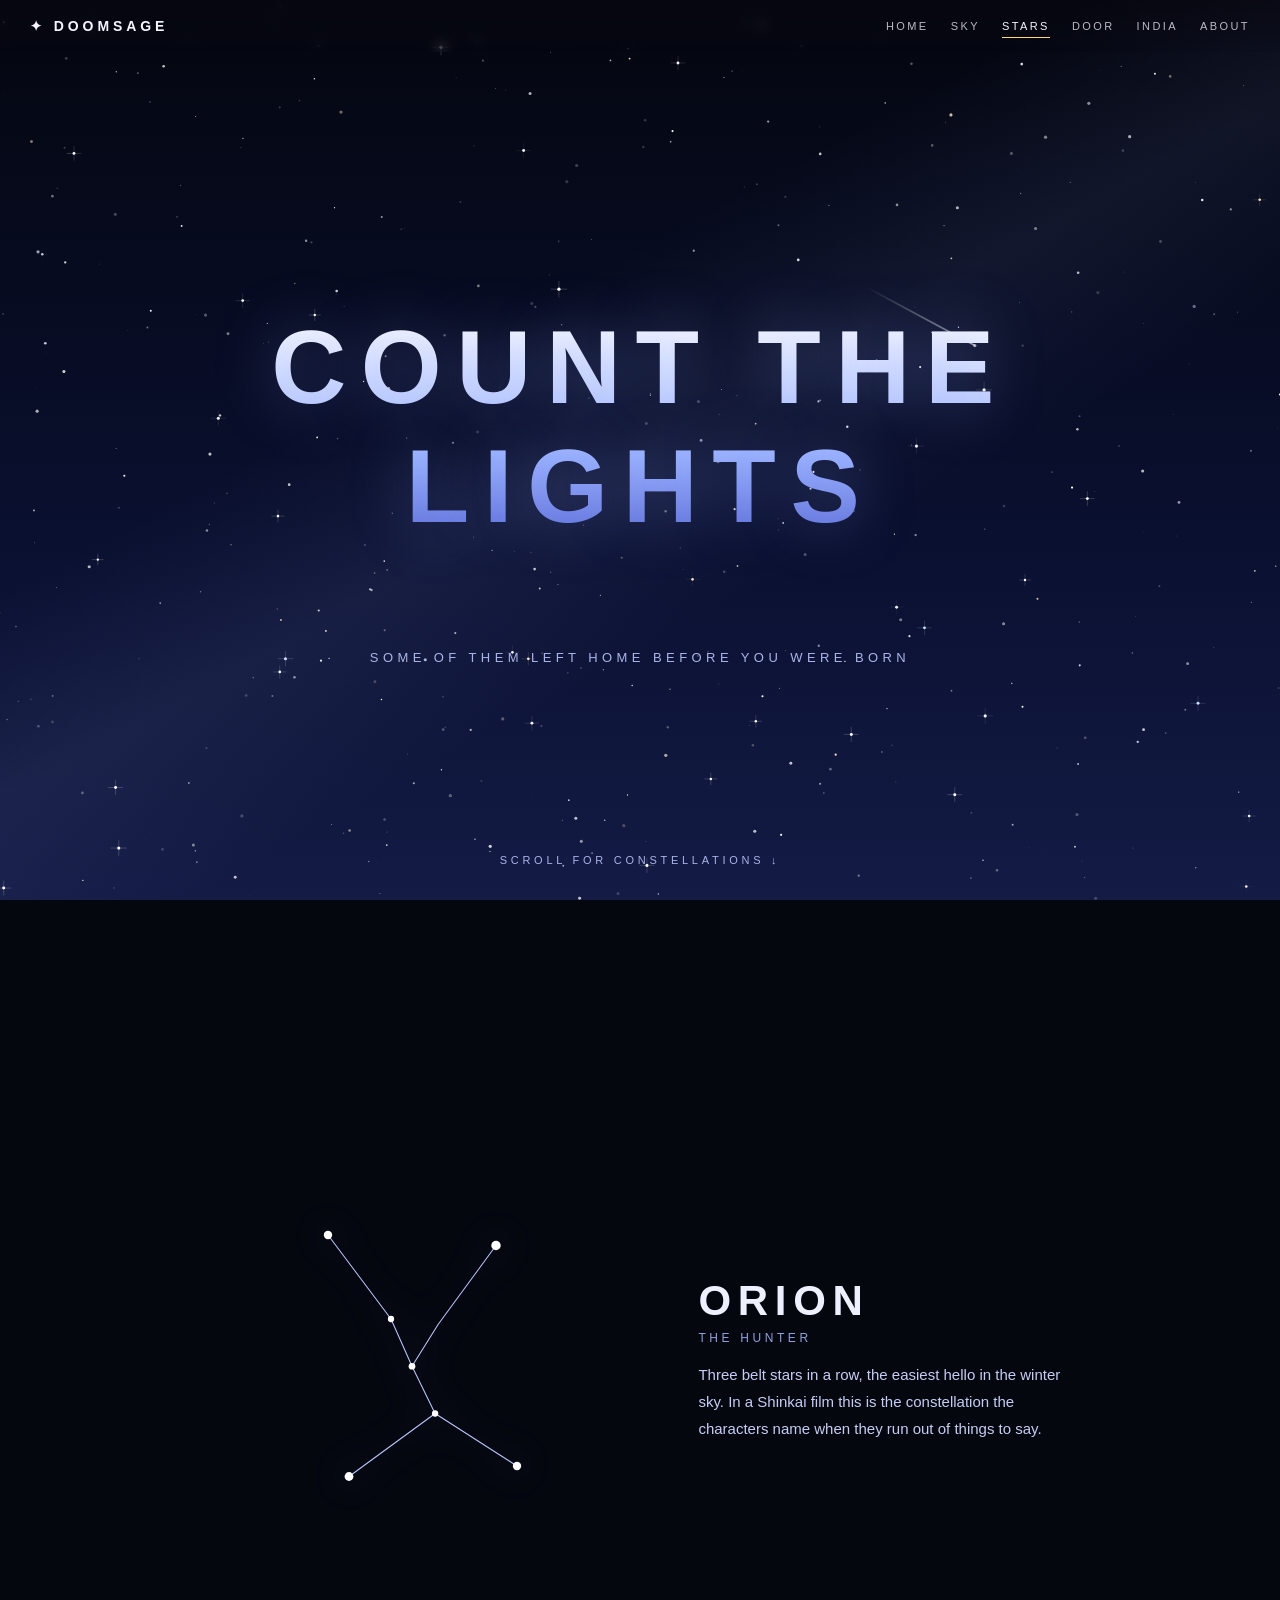
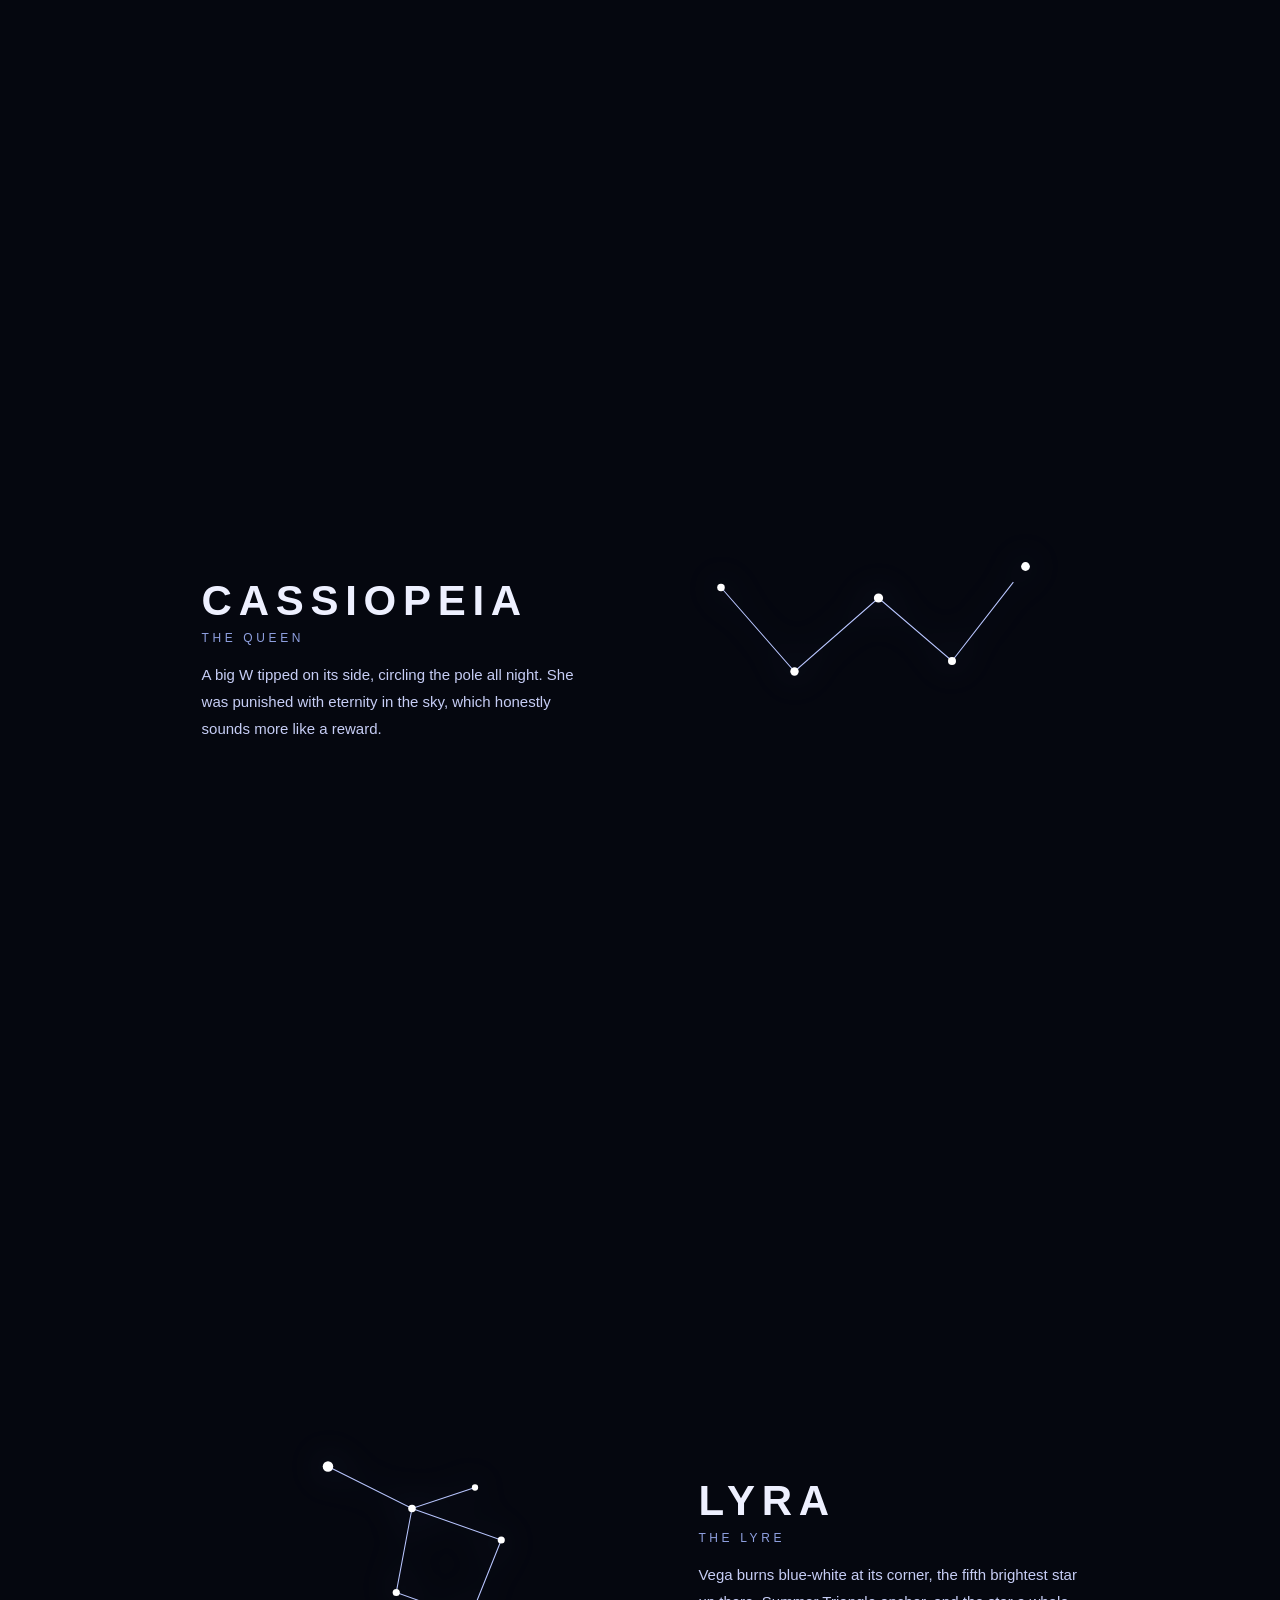
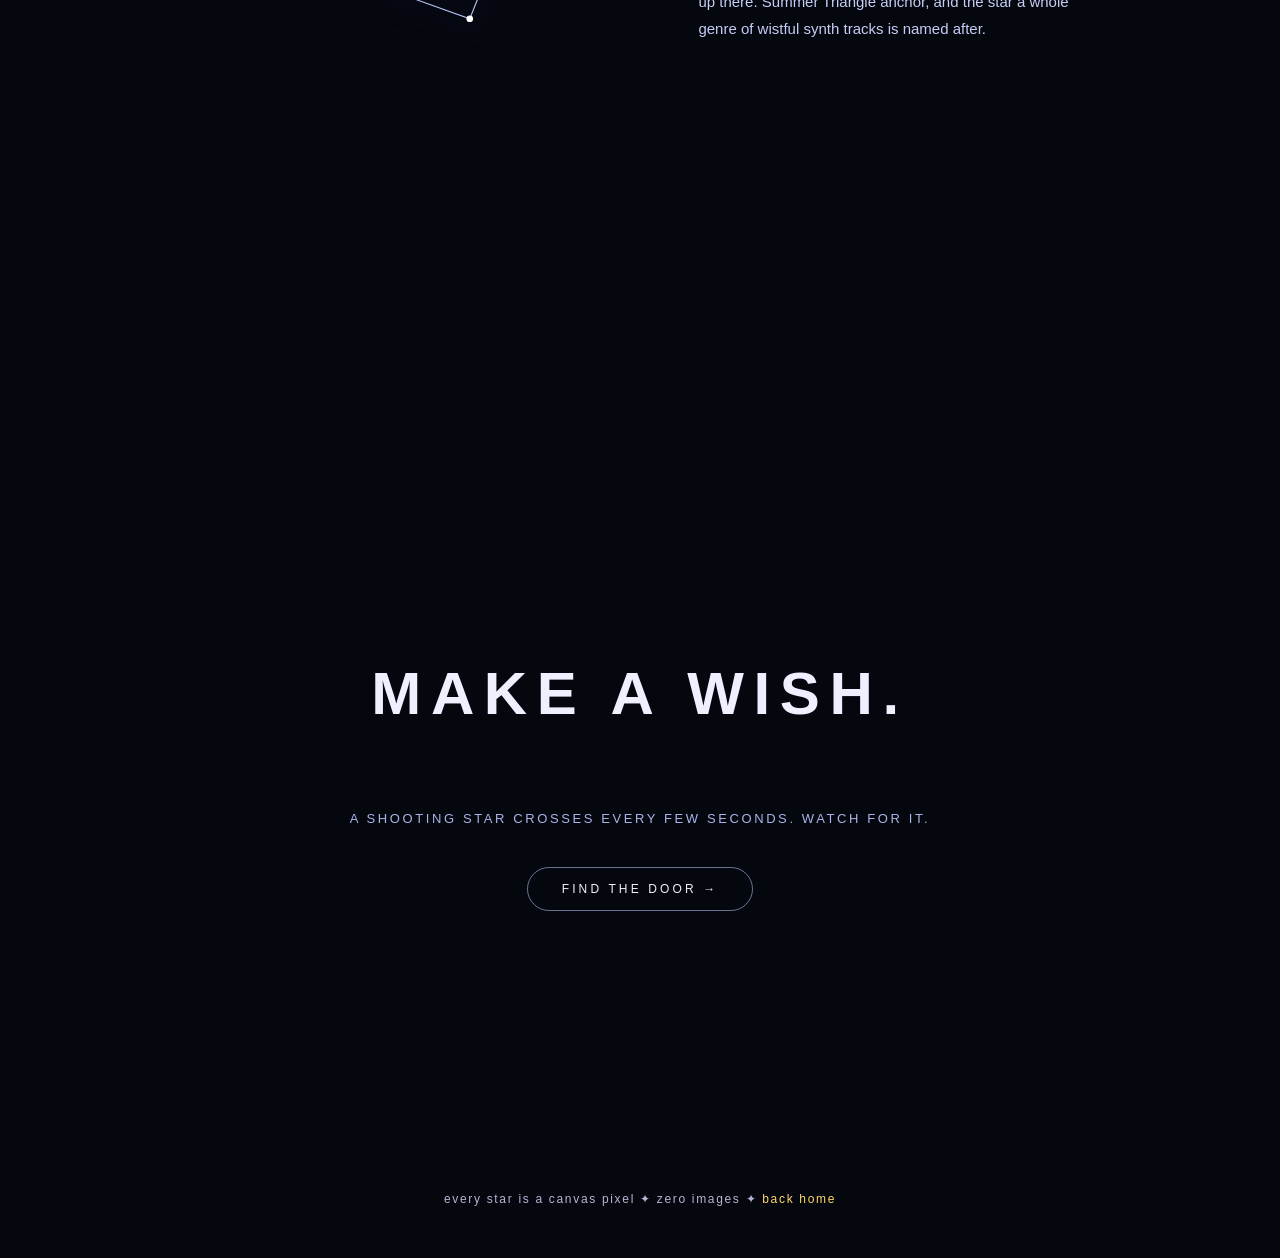
<file: stars.html>
<!DOCTYPE html>
<html lang="en">
<head>
<meta charset="UTF-8">
<meta name="viewport" content="width=device-width, initial-scale=1.0">
<title>Count the Lights - Doomsage</title>
<meta name="description" content="A night sky drawn in canvas: twinkling stars, shooting stars, and constellations that draw themselves as you scroll.">
<link rel="stylesheet" href="shared.css">
<style>
  body {
    margin: 0;
    background: #05070f;
    color: #eef0ff;
    font-family: "Avenir Next", "Helvetica Neue", Arial, sans-serif;
    overflow-x: hidden;
  }
  #starCanvas { position: fixed; inset: 0; z-index: 0; }
  .layer { position: relative; z-index: 2; }

  .hero {
    position: relative;
    min-height: 100vh;
    display: flex;
    flex-direction: column;
    justify-content: center;
    align-items: center;
    text-align: center;
    padding: 0 24px;
  }
  .hero h1 {
    font-size: clamp(40px, 8.5vw, 104px);
    letter-spacing: .14em;
    font-weight: 800;
    background: linear-gradient(180deg, #ffffff, #9db4ff 60%, #5a6bd6);
    -webkit-background-clip: text;
    background-clip: text;
    color: transparent;
    text-shadow: 0 0 60px rgba(140,160,255,.35);
  }
  .hero p {
    margin-top: 18px;
    font-size: 13px;
    letter-spacing: .34em;
    text-transform: uppercase;
    color: #aab4e8;
  }
  .scroll-cue {
    position: absolute;
    bottom: 34px; left: 50%;
    transform: translateX(-50%);
    font-size: 11px; letter-spacing: .34em; text-transform: uppercase;
    color: #aab4e8;
    animation: cue 2.2s ease-in-out infinite;
  }
  @keyframes cue { 0%,100% { transform: translate(-50%,0);} 50% { transform: translate(-50%,10px);} }

  .constellation-section {
    min-height: 100vh;
    display: flex;
    align-items: center;
    justify-content: center;
    gap: 6vw;
    padding: 0 8vw;
    flex-wrap: wrap;
  }
  .constellation-section:nth-child(even) { flex-direction: row-reverse; }
  .c-text { max-width: 380px; }
  .c-text h2 {
    font-size: clamp(26px, 4vw, 42px);
    letter-spacing: .16em;
    margin-bottom: 6px;
  }
  .c-text .latin {
    display: block;
    font-size: 12px;
    letter-spacing: .3em;
    text-transform: uppercase;
    color: #8fa0e0;
    margin-bottom: 16px;
  }
  .c-text p { line-height: 1.8; color: #c6cdf5; font-size: 15px; }
  .c-svg { width: min(46vw, 420px); height: auto; filter: drop-shadow(0 0 18px rgba(150,170,255,.35)); }
  .c-svg .edge {
    stroke: #b9c6ff;
    stroke-width: 1;
    fill: none;
    stroke-dasharray: 400;
    stroke-dashoffset: 400;
    transition: stroke-dashoffset 2.4s ease .3s;
  }
  .c-svg .star { fill: #fff; opacity: 0; transition: opacity 1s ease; }
  .c-svg.on .edge { stroke-dashoffset: 0; }
  .c-svg.on .star { opacity: 1; }
  .c-svg.on .star:nth-of-type(1) { transition-delay: .2s; }
  .c-svg.on .star:nth-of-type(2) { transition-delay: .5s; }
  .c-svg.on .star:nth-of-type(3) { transition-delay: .8s; }
  .c-svg.on .star:nth-of-type(4) { transition-delay: 1.1s; }
  .c-svg.on .star:nth-of-type(5) { transition-delay: 1.4s; }
  .c-svg.on .star:nth-of-type(6) { transition-delay: 1.7s; }
  .c-svg.on .star:nth-of-type(7) { transition-delay: 2.0s; }

  .wish {
    min-height: 80vh;
    display: flex;
    flex-direction: column;
    justify-content: center;
    align-items: center;
    text-align: center;
    gap: 20px;
    padding: 0 24px;
  }
  .wish h2 { font-size: clamp(28px, 5.5vw, 60px); letter-spacing: .16em; }
  .wish p { color: #aab4e8; letter-spacing: .2em; text-transform: uppercase; font-size: 13px; }
  .wish a.btn {
    display: inline-block;
    margin-top: 8px;
    padding: 14px 34px;
    border: 1px solid rgba(190,200,255,.55);
    border-radius: 999px;
    color: #eef0ff;
    text-decoration: none;
    letter-spacing: .26em;
    font-size: 12px;
    text-transform: uppercase;
    transition: background .3s, color .3s, box-shadow .3s;
  }
  .wish a.btn:hover { background: #dfe6ff; color: #101736; box-shadow: 0 0 40px rgba(190,200,255,.5); }
</style>
</head>
<body>

<canvas id="starCanvas"></canvas>

<header class="topnav">
  <a class="brand" href="index.html">&#x2726; DOOMSAGE</a>
  <nav class="links">
    <a href="index.html">Home</a>
    <a href="sky.html">Sky</a>
    <a href="stars.html">Stars</a>
    <a href="door.html">Door</a>
    <a href="india.html">India</a>
    <a href="about.html">About</a>
  </nav>
</header>

<main class="layer">

  <section class="hero">
    <h1>COUNT THE<br>LIGHTS</h1>
    <p>some of them left home before you were born</p>
    <div class="scroll-cue">scroll for constellations &#x2193;</div>
  </section>

  <section class="constellation-section">
    <div class="c-text rv rv-left">
      <h2>ORION</h2>
      <span class="latin">the hunter</span>
      <p>Three belt stars in a row, the easiest hello in the winter sky. In a Shinkai film this is the constellation the characters name when they run out of things to say.</p>
    </div>
    <svg class="c-svg" viewBox="0 0 400 300" aria-label="Orion constellation">
      <path class="edge" d="M120 40 L180 120 M280 50 L225 125 M180 120 L200 165 L222 210 M225 125 L200 165 M222 210 L140 270 M222 210 L300 260" />
      <circle class="star" cx="120" cy="40" r="4"/>
      <circle class="star" cx="280" cy="50" r="4.5"/>
      <circle class="star" cx="180" cy="120" r="3"/>
      <circle class="star" cx="200" cy="165" r="3.2"/>
      <circle class="star" cx="222" cy="210" r="3"/>
      <circle class="star" cx="140" cy="270" r="4.2"/>
      <circle class="star" cx="300" cy="260" r="4"/>
    </svg>
  </section>

  <section class="constellation-section">
    <div class="c-text rv rv-right">
      <h2>CASSIOPEIA</h2>
      <span class="latin">the queen</span>
      <p>A big W tipped on its side, circling the pole all night. She was punished with eternity in the sky, which honestly sounds more like a reward.</p>
    </div>
    <svg class="c-svg" viewBox="0 0 400 300" aria-label="Cassiopeia constellation">
      <path class="edge" d="M60 90 L130 170 L210 100 L280 160 L350 70" />
      <circle class="star" cx="60" cy="90" r="3.6"/>
      <circle class="star" cx="130" cy="170" r="4"/>
      <circle class="star" cx="210" cy="100" r="4.4"/>
      <circle class="star" cx="280" cy="160" r="3.8"/>
      <circle class="star" cx="350" cy="70" r="4.2"/>
    </svg>
  </section>

  <section class="constellation-section">
    <div class="c-text rv rv-left">
      <h2>LYRA</h2>
      <span class="latin">the lyre</span>
      <p>Vega burns blue-white at its corner, the fifth brightest star up there. Summer Triangle anchor, and the star a whole genre of wistful synth tracks is named after.</p>
    </div>
    <svg class="c-svg" viewBox="0 0 400 300" aria-label="Lyra constellation">
      <path class="edge" d="M120 70 L200 110 L260 90 M200 110 L185 190 L255 215 L285 140 L200 110" />
      <circle class="star" cx="120" cy="70" r="5"/>
      <circle class="star" cx="200" cy="110" r="3.6"/>
      <circle class="star" cx="260" cy="90" r="3"/>
      <circle class="star" cx="185" cy="190" r="3.4"/>
      <circle class="star" cx="255" cy="215" r="3.2"/>
      <circle class="star" cx="285" cy="140" r="3.4"/>
    </svg>
  </section>

  <section class="wish">
    <h2 class="rv rv-zoom">MAKE A WISH.</h2>
    <p class="rv rv-d1">a shooting star crosses every few seconds. watch for it.</p>
    <a class="btn rv rv-d2" href="door.html">Find the door &#x2192;</a>
  </section>

</main>

<footer class="site-footer">
  <p>every star is a canvas pixel &#x2726; zero images &#x2726; <a href="index.html">back home</a></p>
</footer>

<script src="shared.js"></script>
<script>
(function () {
  var cv = document.getElementById('starCanvas');
  var ctx = cv.getContext('2d');
  var W, H;
  function resize() { W = cv.width = innerWidth; H = cv.height = innerHeight; }
  resize();
  addEventListener('resize', resize);

  var STAR_N = Math.min(520, Math.floor(innerWidth * innerHeight / 2600));
  var stars = [];
  for (var i = 0; i < STAR_N; i++) {
    stars.push({
      x: Math.random(), y: Math.random(),
      r: Math.random() * 1.4 + 0.25,
      ph: Math.random() * 6.283,
      sp: 0.5 + Math.random() * 2,
      depth: 0.2 + Math.random() * 0.8,
      hue: Math.random() < 0.12 ? '#cfe0ff' : (Math.random() < 0.1 ? '#ffe9c9' : '#ffffff')
    });
  }

  var shooters = [];
  function spawnShooter() {
    shooters.push({
      x: Math.random() * W * 0.8 + W * 0.1,
      y: Math.random() * H * 0.3,
      vx: (Math.random() < 0.5 ? -1 : 1) * (5 + Math.random() * 4),
      vy: 2.4 + Math.random() * 2,
      life: 1
    });
  }
  setInterval(function () { if (document.visibilityState === 'visible') spawnShooter(); }, 3200);
  setTimeout(spawnShooter, 900);

  var mouseX = 0.5;
  addEventListener('mousemove', function (e) { mouseX = e.clientX / innerWidth; });

  function frame(now) {
    var time = now / 1000;
    var doc = document.documentElement;
    var scroll = (doc.scrollTop || document.body.scrollTop);

    // deep sky gradient, subtly shifting
    var g = ctx.createLinearGradient(0, 0, 0, H);
    g.addColorStop(0, '#04060f');
    g.addColorStop(0.6, '#0a1030');
    g.addColorStop(1, '#141b45');
    ctx.fillStyle = g;
    ctx.fillRect(0, 0, W, H);

    // faint milky way band
    ctx.save();
    ctx.translate(W * 0.5, H * 0.5);
    ctx.rotate(-0.5);
    var mw = ctx.createLinearGradient(0, -H * 0.2, 0, H * 0.2);
    mw.addColorStop(0, 'rgba(150,170,255,0)');
    mw.addColorStop(0.5, 'rgba(170,190,255,0.07)');
    mw.addColorStop(1, 'rgba(150,170,255,0)');
    ctx.fillStyle = mw;
    ctx.fillRect(-W, -H * 0.2, W * 2, H * 0.4);
    ctx.restore();

    // stars with parallax + twinkle
    stars.forEach(function (st) {
      var px = st.x * W + (mouseX - 0.5) * 30 * st.depth;
      var py = (st.y * H + scroll * 0.12 * st.depth) % H;
      var tw = 0.45 + 0.55 * Math.sin(time * st.sp + st.ph);
      ctx.globalAlpha = 0.25 + 0.75 * tw;
      ctx.fillStyle = st.hue;
      ctx.beginPath();
      ctx.arc(px, py < 0 ? py + H : py, st.r, 0, 6.2832);
      ctx.fill();
      if (st.r > 1.15 && tw > 0.85) {
        ctx.globalAlpha = (tw - 0.85) * 2;
        ctx.strokeStyle = st.hue;
        ctx.lineWidth = 0.6;
        var L = st.r * 5;
        var cx = px, cy = py < 0 ? py + H : py;
        ctx.beginPath();
        ctx.moveTo(cx - L, cy); ctx.lineTo(cx + L, cy);
        ctx.moveTo(cx, cy - L); ctx.lineTo(cx, cy + L);
        ctx.stroke();
      }
    });
    ctx.globalAlpha = 1;

    // shooting stars
    for (var s = shooters.length - 1; s >= 0; s--) {
      var sh = shooters[s];
      sh.x += sh.vx; sh.y += sh.vy; sh.life -= 0.012;
      if (sh.life <= 0 || sh.x < -80 || sh.x > W + 80 || sh.y > H + 80) { shooters.splice(s, 1); continue; }
      var grad = ctx.createLinearGradient(sh.x, sh.y, sh.x - sh.vx * 14, sh.y - sh.vy * 14);
      grad.addColorStop(0, 'rgba(255,255,255,' + (0.9 * sh.life) + ')');
      grad.addColorStop(1, 'rgba(255,255,255,0)');
      ctx.strokeStyle = grad;
      ctx.lineWidth = 1.8;
      ctx.beginPath();
      ctx.moveTo(sh.x, sh.y);
      ctx.lineTo(sh.x - sh.vx * 14, sh.y - sh.vy * 14);
      ctx.stroke();
      ctx.fillStyle = 'rgba(255,255,255,' + sh.life + ')';
      ctx.beginPath();
      ctx.arc(sh.x, sh.y, 1.6, 0, 6.2832);
      ctx.fill();
    }

    requestAnimationFrame(frame);
  }
  requestAnimationFrame(frame);

  // constellation draw-on reveal
  var io = new IntersectionObserver(function (entries) {
    entries.forEach(function (e) {
      if (e.isIntersecting) { e.target.classList.add('on'); io.unobserve(e.target); }
    });
  }, { threshold: 0.4 });
  document.querySelectorAll('.c-svg').forEach(function (el) { io.observe(el); });
})();
</script>
</body>
</html>
</file>
<file: style.css>
:root {
  --bg: #0a0a0f;
  --ink: #f5f2ff;
  --pink: #ff2e88;
  --cyan: #22e6ff;
  --violet: #8b5cf6;
  --muted: #9a94b3;
}

* { margin: 0; padding: 0; box-sizing: border-box; }

html { scroll-behavior: smooth; }

body {
  background: var(--bg);
  color: var(--ink);
  font-family: "Avenir Next", "Helvetica Neue", Arial, sans-serif;
  overflow-x: hidden;
  cursor: crosshair;
}

#particles {
  position: fixed;
  inset: 0;
  z-index: 0;
  pointer-events: none;
}

.cursor-glow {
  position: fixed;
  width: 520px;
  height: 520px;
  border-radius: 50%;
  background: radial-gradient(circle, rgba(255,46,136,.16), rgba(34,230,255,.07) 45%, transparent 70%);
  transform: translate(-50%, -50%);
  pointer-events: none;
  z-index: 1;
  transition: opacity .4s;
}

.nav {
  position: fixed;
  top: 0; left: 0; right: 0;
  display: flex;
  justify-content: space-between;
  align-items: center;
  padding: 22px 34px;
  z-index: 10;
  mix-blend-mode: difference;
}
.nav-mark { font-weight: 800; letter-spacing: .28em; font-size: 14px; }
.nav-tag { font-size: 11px; letter-spacing: .18em; color: var(--ink); opacity: .65; text-transform: uppercase; }

main { position: relative; z-index: 2; }

/* HERO */
.hero {
  min-height: 100vh;
  display: flex;
  flex-direction: column;
  justify-content: center;
  align-items: center;
  text-align: center;
  padding: 0 6vw;
  position: relative;
}
.hero-kicker {
  font-size: clamp(11px, 1.4vw, 14px);
  letter-spacing: .42em;
  text-transform: uppercase;
  color: var(--cyan);
  margin-bottom: 28px;
}
.hero-title {
  font-size: clamp(52px, 11vw, 150px);
  font-weight: 900;
  line-height: .95;
  letter-spacing: -0.02em;
  text-transform: uppercase;
}
.hero-title .line { display: block; }
.hero-title .line:first-child {
  background: linear-gradient(100deg, var(--pink), var(--violet) 55%, var(--cyan));
  -webkit-background-clip: text;
  background-clip: text;
  color: transparent;
  filter: drop-shadow(0 0 26px rgba(255,46,136,.35));
}
.hero-title .line:last-child {
  color: transparent;
  -webkit-text-stroke: 2px var(--ink);
}
.hero-sub {
  margin-top: 34px;
  max-width: 620px;
  font-size: clamp(15px, 1.8vw, 19px);
  line-height: 1.65;
  color: var(--muted);
}
.hero-sub strong { color: var(--ink); }
.hero-cta {
  margin-top: 30px;
  font-size: 12px;
  letter-spacing: .22em;
  text-transform: uppercase;
  color: var(--ink);
  display: flex;
  align-items: center;
  gap: 10px;
  border: 1px solid rgba(245,242,255,.25);
  border-radius: 999px;
  padding: 12px 22px;
  backdrop-filter: blur(6px);
  background: rgba(255,255,255,.03);
}
.pulse-dot {
  width: 9px; height: 9px; border-radius: 50%;
  background: var(--cyan);
  box-shadow: 0 0 12px var(--cyan);
  animation: pulse 1.6s ease-in-out infinite;
}
@keyframes pulse { 50% { transform: scale(1.7); opacity: .5; } }
.scroll-hint {
  position: absolute;
  bottom: 28px;
  font-size: 11px;
  letter-spacing: .3em;
  color: var(--muted);
  animation: bob 2s ease-in-out infinite;
}
@keyframes bob { 50% { transform: translateY(8px); } }

/* PIPELINE */
.pipeline { padding: 14vh 6vw; }
.section-title {
  font-size: clamp(34px, 5vw, 64px);
  font-weight: 900;
  letter-spacing: .06em;
  margin-bottom: 60px;
}
.section-title::after {
  content: "";
  display: block;
  width: 90px; height: 4px;
  margin-top: 14px;
  background: linear-gradient(90deg, var(--pink), var(--cyan));
  border-radius: 2px;
}
.cards {
  display: grid;
  grid-template-columns: repeat(auto-fit, minmax(240px, 1fr));
  gap: 22px;
}
.card {
  position: relative;
  border: 1px solid rgba(245,242,255,.12);
  border-radius: 18px;
  padding: 34px 26px 30px;
  background: linear-gradient(160deg, rgba(255,255,255,.045), rgba(255,255,255,.012));
  backdrop-filter: blur(10px);
  overflow: hidden;
  transition: transform .35s ease, border-color .35s ease;
}
.card::before {
  content: "";
  position: absolute; inset: 0;
  background: radial-gradient(420px circle at var(--mx,50%) var(--my,50%), rgba(139,92,246,.18), transparent 55%);
  opacity: 0;
  transition: opacity .35s;
}
.card:hover { transform: translateY(-8px); border-color: rgba(34,230,255,.45); }
.card:hover::before { opacity: 1; }
.card-num {
  font-size: 13px;
  letter-spacing: .3em;
  color: var(--pink);
  font-weight: 700;
}
.card h3 {
  font-size: 26px;
  font-weight: 900;
  letter-spacing: .08em;
  margin: 14px 0 12px;
}
.card p { color: var(--muted); line-height: 1.6; font-size: 14.5px; }
.card p strong { color: var(--cyan); }

/* MANIFESTO */
.manifesto { padding: 10vh 0 12vh; }
.marquee {
  overflow: hidden;
  border-top: 1px solid rgba(245,242,255,.14);
  border-bottom: 1px solid rgba(245,242,255,.14);
  padding: 18px 0;
  transform: rotate(-1.2deg);
  background: linear-gradient(90deg, rgba(255,46,136,.08), rgba(34,230,255,.08));
}
.marquee-track {
  display: flex;
  width: max-content;
  animation: scroll 18s linear infinite;
  font-weight: 900;
  font-size: clamp(20px, 3.4vw, 40px);
  letter-spacing: .12em;
  white-space: nowrap;
  color: transparent;
  -webkit-text-stroke: 1.5px rgba(245,242,255,.8);
}
@keyframes scroll { to { transform: translateX(-50%); } }
.manifesto blockquote {
  text-align: center;
  margin-top: 11vh;
  padding: 0 8vw;
}
.manifesto blockquote p {
  font-size: clamp(24px, 4vw, 46px);
  font-weight: 800;
  line-height: 1.3;
  background: linear-gradient(100deg, var(--cyan), var(--pink));
  -webkit-background-clip: text;
  background-clip: text;
  color: transparent;
}

/* STATS */
.stats {
  display: grid;
  grid-template-columns: repeat(auto-fit, minmax(200px, 1fr));
  gap: 22px;
  padding: 4vh 6vw 16vh;
}
.stat {
  text-align: center;
  border: 1px solid rgba(245,242,255,.1);
  border-radius: 18px;
  padding: 40px 18px;
  background: rgba(255,255,255,.025);
}
.stat-num {
  display: block;
  font-size: clamp(44px, 6vw, 72px);
  font-weight: 900;
  background: linear-gradient(180deg, var(--ink), var(--violet));
  -webkit-background-clip: text;
  background-clip: text;
  color: transparent;
}
.stat-label {
  display: block;
  margin-top: 10px;
  font-size: 12px;
  letter-spacing: .14em;
  text-transform: uppercase;
  color: var(--muted);
}

.footer {
  position: relative;
  z-index: 2;
  text-align: center;
  padding: 46px 6vw 54px;
  border-top: 1px solid rgba(245,242,255,.12);
}
.footer strong {
  background: linear-gradient(90deg, var(--pink), var(--cyan));
  -webkit-background-clip: text;
  background-clip: text;
  color: transparent;
}
.footer-small { margin-top: 8px; font-size: 12px; color: var(--muted); letter-spacing: .12em; }

/* REVEAL */
.reveal {
  opacity: 0;
  transform: translateY(34px);
  transition: opacity .8s cubic-bezier(.2,.65,.25,1), transform .8s cubic-bezier(.2,.65,.25,1);
}
.reveal.visible { opacity: 1; transform: none; }
.delay-1 { transition-delay: .12s; }
.delay-2 { transition-delay: .24s; }
.delay-3 { transition-delay: .36s; }

@media (max-width: 640px) {
  .nav-tag { display: none; }
  body { cursor: auto; }
  .cursor-glow { display: none; }
}
</file>
<file: shared.css>
/* Shared across the new pages: top nav, scroll progress, reveals. */
:root {
  --sky-blue: #7ec8f2;
  --sunset: #ff9a62;
  --dusk: #b06ab3;
  --night: #0b1026;
  --gold: #ffd76e;
  --ink2: #f7f4ff;
  --muted2: #b9b3d4;
}

.topnav {
  position: fixed;
  top: 0; left: 0; right: 0;
  display: flex;
  justify-content: space-between;
  align-items: center;
  padding: 18px 30px;
  z-index: 50;
  background: linear-gradient(rgba(8,8,18,.55), rgba(8,8,18,0));
  backdrop-filter: blur(6px);
  -webkit-backdrop-filter: blur(6px);
}
.topnav .brand {
  color: var(--ink2);
  text-decoration: none;
  font-weight: 800;
  letter-spacing: .28em;
  font-size: 14px;
}
.topnav .links { display: flex; gap: 22px; }
.topnav .links a {
  color: var(--ink2);
  text-decoration: none;
  font-size: 11px;
  letter-spacing: .22em;
  text-transform: uppercase;
  opacity: .75;
  position: relative;
  transition: opacity .25s;
}
.topnav .links a::after {
  content: "";
  position: absolute;
  left: 0; bottom: -6px;
  width: 100%; height: 1px;
  background: var(--gold);
  transform: scaleX(0);
  transform-origin: left;
  transition: transform .3s ease;
}
.topnav .links a:hover { opacity: 1; }
.topnav .links a:hover::after { transform: scaleX(1); }
.topnav .links a.active { opacity: 1; }
.topnav .links a.active::after { transform: scaleX(1); }

.scroll-progress {
  position: fixed;
  top: 0; left: 0;
  height: 3px;
  width: 0;
  background: linear-gradient(90deg, #ff9a62, #ff5e9c, #8b5cf6, #22e6ff);
  z-index: 60;
  box-shadow: 0 0 12px rgba(255,154,98,.7);
}

/* nav links injected into the original home page header */
.nav-links { display: flex; gap: 18px; }
.nav-links a {
  color: inherit;
  text-decoration: none;
  font-size: 11px;
  letter-spacing: .2em;
  text-transform: uppercase;
  opacity: .8;
  transition: opacity .25s;
}
.nav-links a:hover { opacity: 1; text-shadow: 0 0 10px currentColor; }

/* scroll reveal utilities for the new pages */
.rv {
  opacity: 0;
  transform: translateY(46px);
  transition: opacity .9s ease, transform .9s cubic-bezier(.16,1,.3,1);
}
.rv.rv-left { transform: translateX(-60px); }
.rv.rv-right { transform: translateX(60px); }
.rv.rv-zoom { transform: scale(.86); }
.rv.on { opacity: 1; transform: none; }
.rv-d1 { transition-delay: .12s; }
.rv-d2 { transition-delay: .26s; }
.rv-d3 { transition-delay: .4s; }

.site-footer {
  position: relative;
  z-index: 5;
  padding: 60px 30px 40px;
  text-align: center;
  color: var(--muted2);
  font-size: 12px;
  letter-spacing: .14em;
}
.site-footer a { color: var(--gold); text-decoration: none; }

@media (max-width: 720px) {
  .topnav { padding: 14px 18px; }
  .topnav .links { gap: 12px; }
  .topnav .links a { font-size: 10px; letter-spacing: .14em; }
  .nav-links { gap: 10px; }
  .nav-links a { font-size: 9px; letter-spacing: .12em; }
}
</file>
